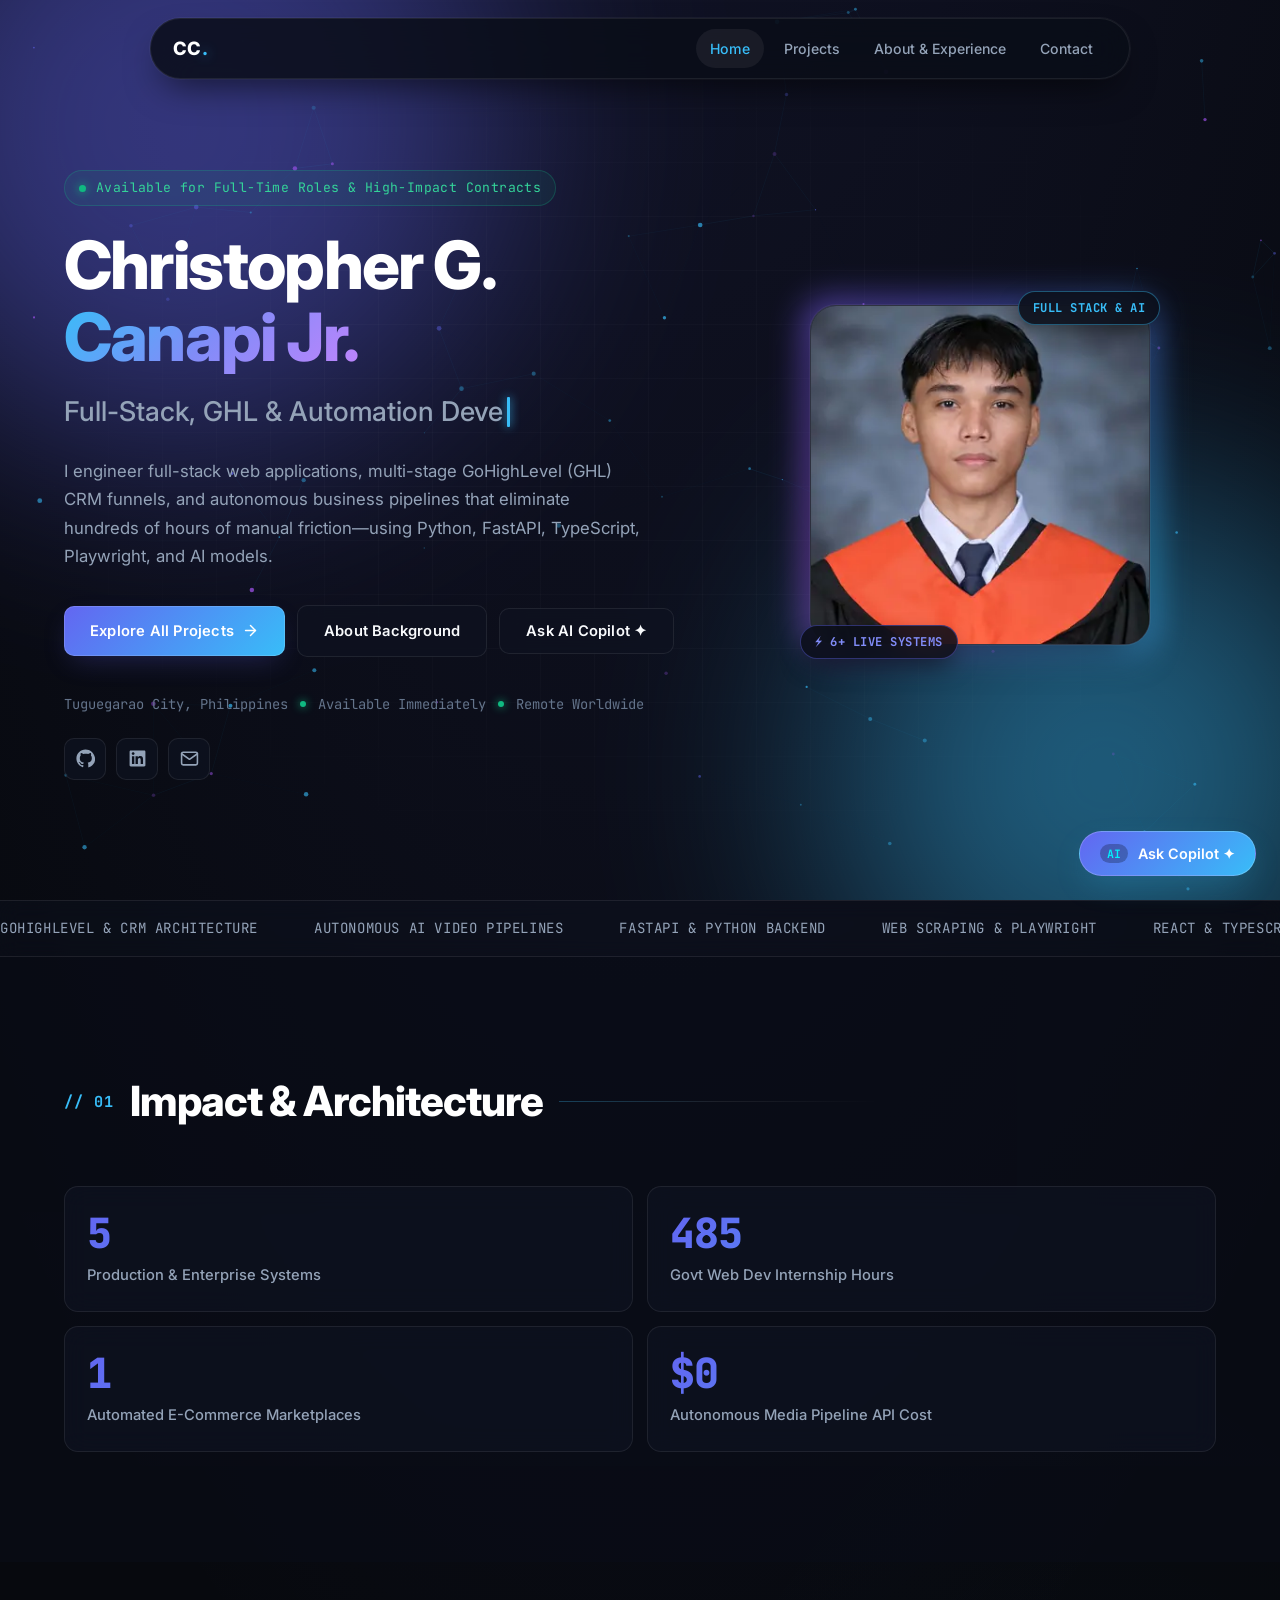
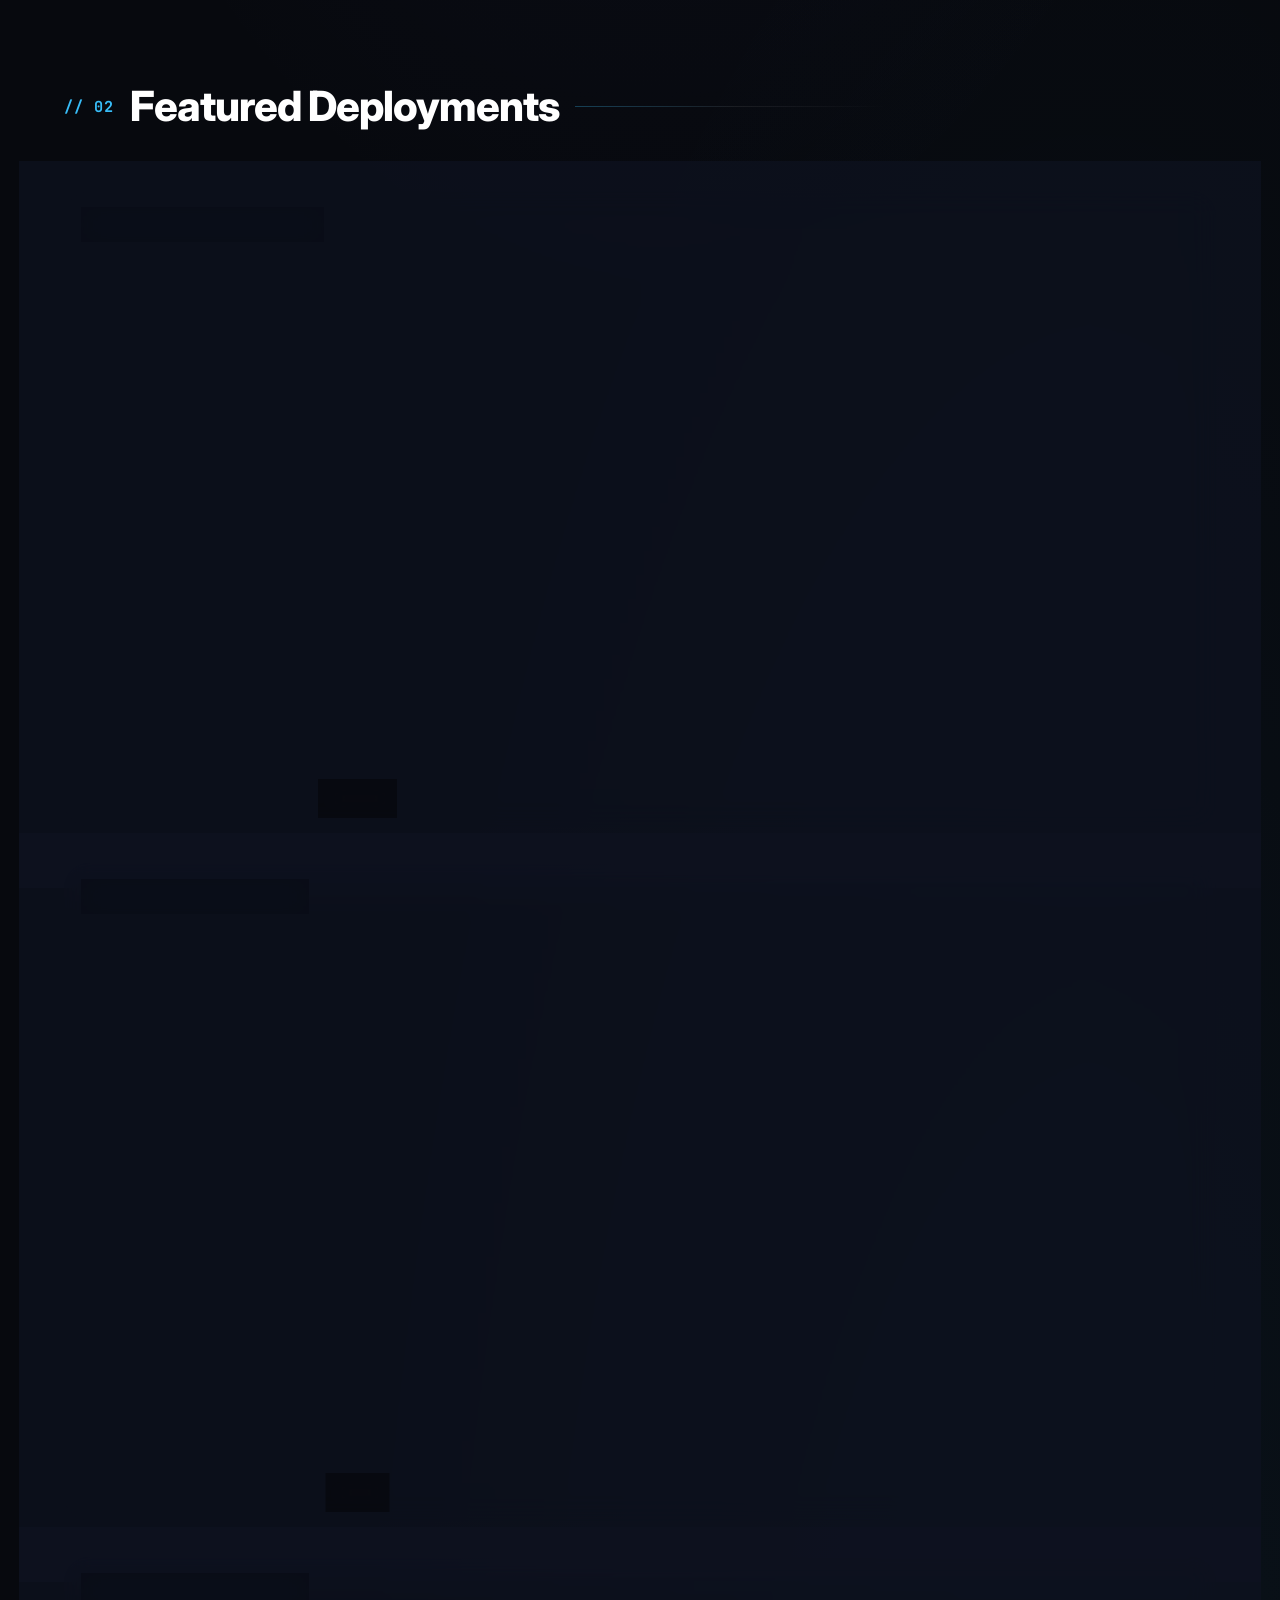
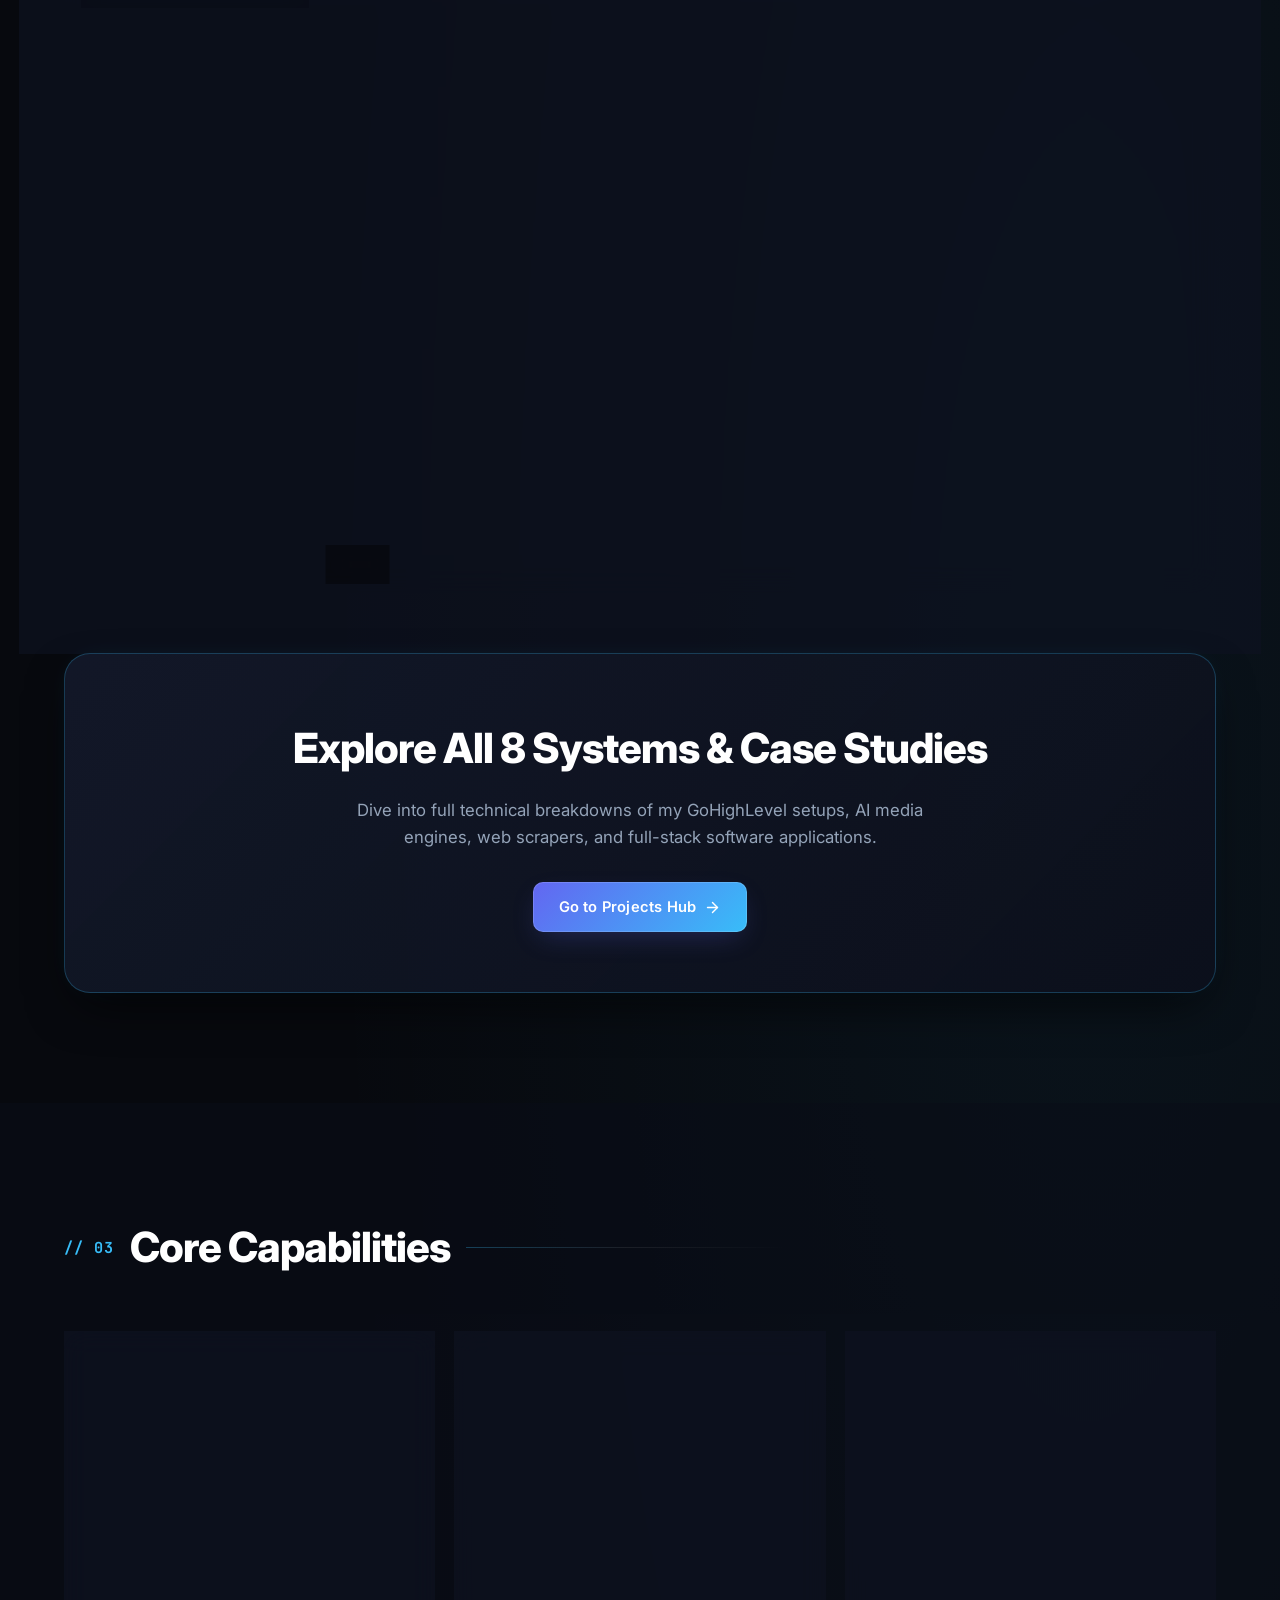
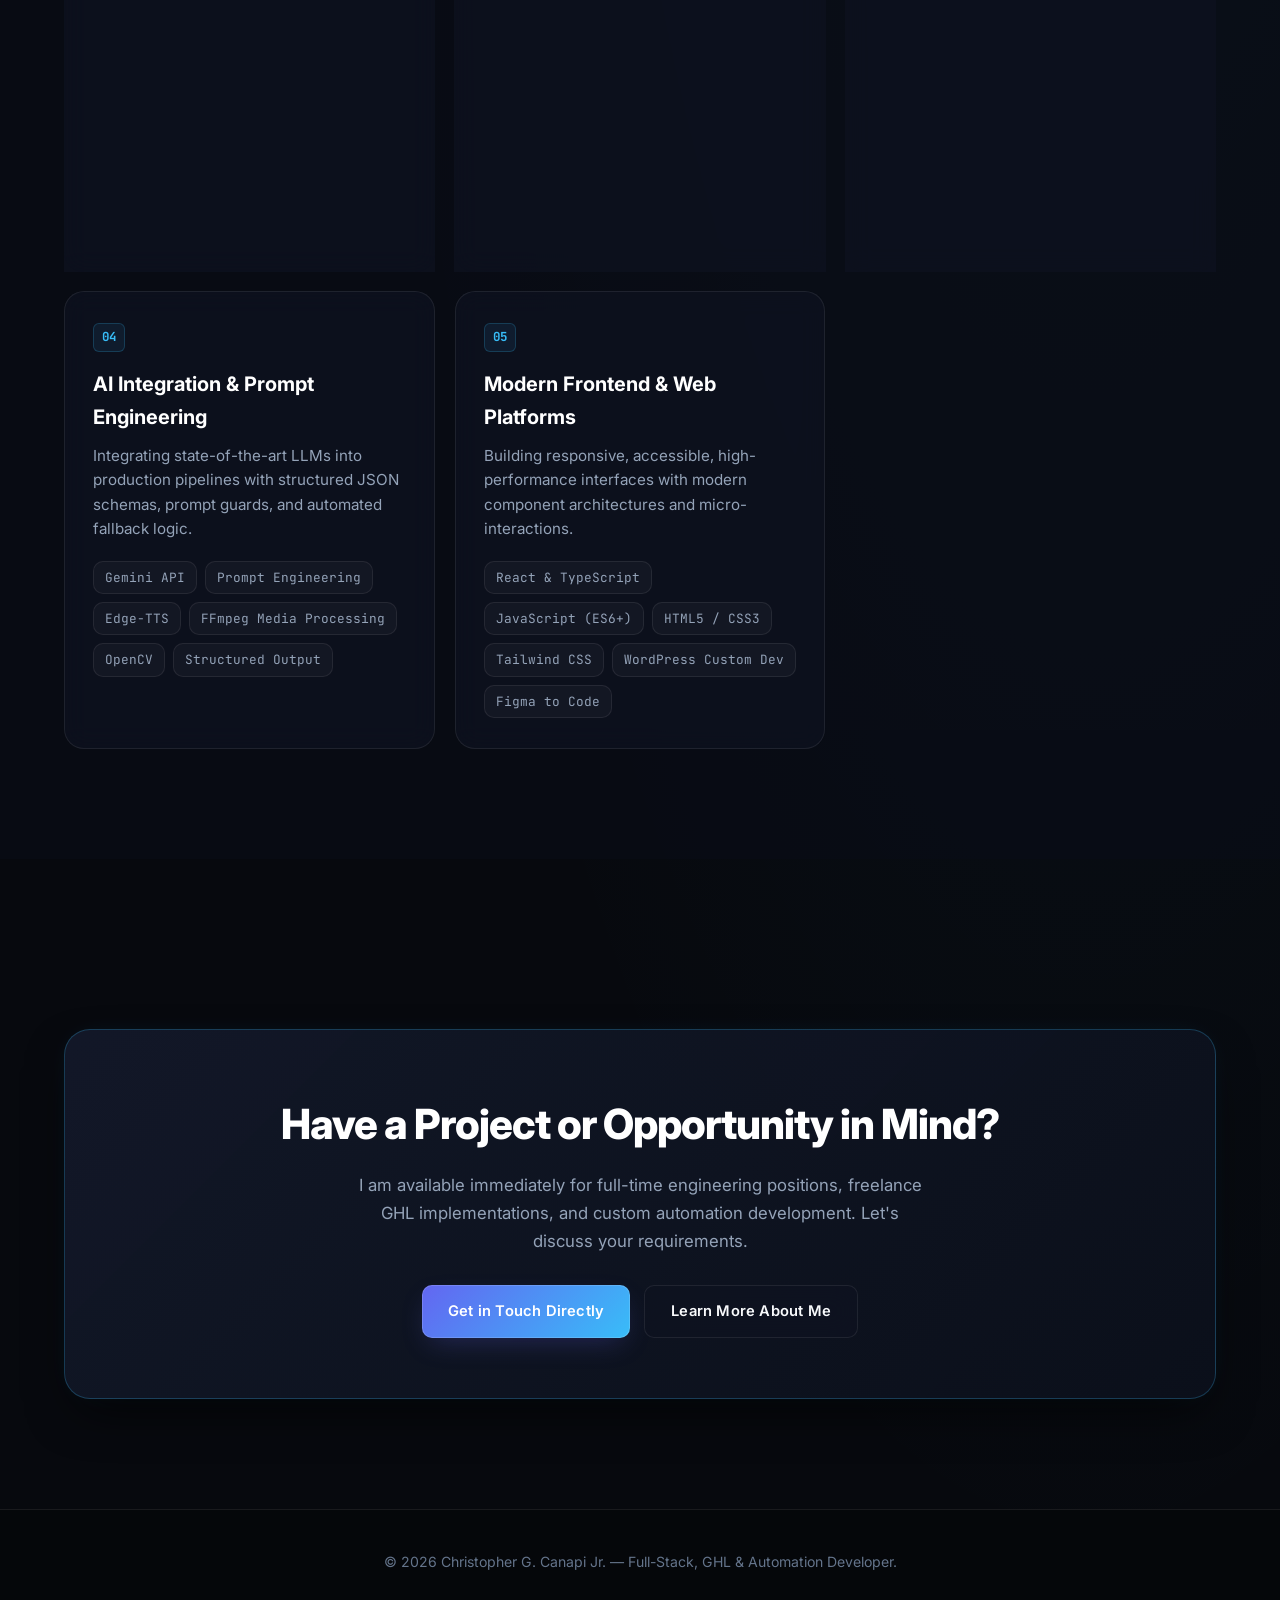
<file: index.html>
<!DOCTYPE html>
<html lang="en">
<head>
<meta charset="UTF-8">
<meta name="viewport" content="width=device-width, initial-scale=1.0">
<title>Christopher G. Canapi Jr. — Full-Stack, GHL &amp; Automation Developer</title>
<meta name="description" content="Portfolio of Christopher G. Canapi Jr. — Full-Stack Developer, GoHighLevel (GHL) Systems Architect, and Intelligent Business Automation Specialist based in the Philippines.">
<link rel="canonical" href="https://christophergcanapijr-png.github.io/portfolio/">
<meta property="og:title" content="Christopher G. Canapi Jr. — Full-Stack, GHL &amp; Automation Developer">
<meta property="og:description" content="High-impact web applications, GoHighLevel CRM funnels, and autonomous business tools built with Python, TypeScript, and FastAPI.">
<meta property="og:url" content="https://christophergcanapijr-png.github.io/portfolio/">
<meta property="og:type" content="website">
<link rel="preconnect" href="https://fonts.googleapis.com">
<link rel="preconnect" href="https://fonts.gstatic.com" crossorigin>
<link href="https://fonts.googleapis.com/css2?family=Inter:wght@400;500;600;700;800&family=JetBrains+Mono:wght@500;700&display=swap" rel="stylesheet">
<link rel="stylesheet" href="styles.css">
</head>
<body>

<a class="skip-link" href="#main-content">Skip to main content</a>
<div class="pointer-glow" aria-hidden="true"></div>

<!-- Top Floating Glass Navigation -->
<header class="nav" id="nav">
  <div class="nav__inner container">
    <a href="index.html" class="nav__logo">CC<span>.</span></a>
    <button class="nav__toggle" id="navToggle" aria-label="Toggle menu" aria-expanded="false">
      <span></span><span></span><span></span>
    </button>
    <nav class="nav__links" id="navLinks">
      <a href="index.html" class="active">Home</a>
      <a href="projects.html">Projects</a>
      <a href="about.html">About &amp; Experience</a>
      <a href="contact.html">Contact</a>
    </nav>
  </div>
</header>

<main id="main-content" tabindex="-1">

<!-- Hero Section -->
<section class="hero" id="hero">
  <div class="hero__bg" aria-hidden="true">
    <div class="blob blob--1"></div>
    <div class="blob blob--2"></div>
    <div class="grid"></div>
    <canvas id="particles" class="particles"></canvas>
  </div>
  <div class="container hero__inner">
    <div class="hero__text">
      <div class="hero__greeting reveal">
        <span></span> Available for Full-Time Roles &amp; High-Impact Contracts
      </div>
      <h1 class="hero__name reveal">Christopher G. <span class="accent">Canapi Jr.</span></h1>
      <h2 class="hero__title reveal">
        <span class="typed" id="typed" data-text="Full-Stack, GHL &amp; Automation Developer"></span><span class="caret" aria-hidden="true"></span>
      </h2>
      <p class="hero__intro reveal">
        I engineer full-stack web applications, multi-stage GoHighLevel (GHL) CRM funnels, and autonomous business pipelines that eliminate hundreds of hours of manual friction—using Python, FastAPI, TypeScript, Playwright, and AI models.
      </p>
      <div class="hero__cta reveal">
        <a href="projects.html" class="btn btn--primary">
          <span>Explore All Projects</span>
          <svg viewBox="0 0 24 24" fill="none" stroke="currentColor" stroke-width="2" stroke-linecap="round" stroke-linejoin="round" style="width: 17px; height: 17px;"><line x1="5" y1="12" x2="19" y2="12"></line><polyline points="12 5 19 12 12 19"></polyline></svg>
        </a>
        <a href="about.html" class="btn btn--ghost">About Background</a>
        <button type="button" class="btn btn--ghost" data-ai-toggle aria-expanded="false">Ask AI Copilot ✦</button>
      </div>
      <div class="hero__meta reveal">
        <span>Tuguegarao City, Philippines</span>
        <span class="dot"></span>
        <span>Available Immediately</span>
        <span class="dot"></span>
        <span>Remote Worldwide</span>
      </div>
      <div class="hero__socials reveal">
        <a href="https://github.com/christophergcanapijr-png" target="_blank" rel="noopener" class="social" aria-label="GitHub">
          <svg viewBox="0 0 24 24" fill="currentColor"><path d="M12 .5C5.6.5.5 5.6.5 12c0 5.1 3.3 9.4 7.9 10.9.6.1.8-.2.8-.6v-2c-3.2.7-3.9-1.4-3.9-1.4-.5-1.3-1.3-1.7-1.3-1.7-1.1-.7.1-.7.1-.7 1.2.1 1.8 1.2 1.8 1.2 1 1.8 2.7 1.3 3.4 1 .1-.8.4-1.3.8-1.6-2.6-.3-5.3-1.3-5.3-5.7 0-1.3.5-2.3 1.2-3.1-.1-.3-.5-1.5.1-3.1 0 0 1-.3 3.3 1.2 1-.3 2-.4 3-.4s2 .1 3 .4c2.3-1.5 3.3-1.2 3.3-1.2.7 1.6.2 2.8.1 3.1.8.8 1.2 1.9 1.2 3.1 0 4.4-2.7 5.4-5.3 5.7.4.4.8 1.1.8 2.2v3.3c0 .3.2.7.8.6 4.6-1.5 7.9-5.8 7.9-10.9C23.5 5.6 18.4.5 12 .5z"/></svg>
        </a>
        <a href="https://www.linkedin.com/in/christopher-canapi-jr-bb31ab415/" target="_blank" rel="noopener" class="social" aria-label="LinkedIn">
          <svg viewBox="0 0 24 24" fill="currentColor"><path d="M20.5 2h-17C2.7 2 2 2.7 2 3.5v17c0 .8.7 1.5 1.5 1.5h17c.8 0 1.5-.7 1.5-1.5v-17c0-.8-.7-1.5-1.5-1.5zM8 19H5V9h3v10zM6.5 7.5c-1 0-1.8-.8-1.8-1.8s.8-1.7 1.8-1.7 1.8.8 1.8 1.8-.8 1.7-1.8 1.7zM19 19h-3v-5c0-1.2 0-2.7-1.6-2.7s-1.9 1.3-1.9 2.6V19h-3V9h2.9v1.4h.1c.4-.8 1.4-1.6 2.9-1.6 3.1 0 3.6 2 3.6 4.7V19z"/></svg>
        </a>
        <a href="mailto:christophergcanapijr@gmail.com" class="social" aria-label="Email">
          <svg viewBox="0 0 24 24" fill="none" stroke="currentColor" stroke-width="2" stroke-linecap="round" stroke-linejoin="round"><path d="M4 4h16c1.1 0 2 .9 2 2v12c0 1.1-.9 2-2 2H4c-1.1 0-2-.9-2-2V6c0-1.1.9-2 2-2z"/><polyline points="22,6 12,13 2,6"/></svg>
        </a>
      </div>
    </div>
    <div class="hero__photo reveal" data-tilt data-tilt-strength="6">
      <div class="hero__photo-ring" aria-hidden="true"></div>
      <div class="hero__photo-inner">
        <img src="myface-360.webp" srcset="myface-360.webp 360w, myface-720.webp 720w" sizes="(max-width: 480px) 190px, (max-width: 880px) 230px, 340px" alt="Christopher G. Canapi Jr." width="720" height="900" loading="eager" decoding="async" fetchpriority="high">
      </div>
      <span class="hero__orbit hero__orbit--top" aria-hidden="true">FULL STACK &amp; AI</span>
      <span class="hero__orbit hero__orbit--bottom" aria-hidden="true">⚡ 6+ LIVE SYSTEMS</span>
    </div>
  </div>
</section>

<!-- Tech Ticker -->
<div class="motion-strip" aria-label="Portfolio specialties">
  <div class="motion-strip__track">
    <span>GoHighLevel &amp; CRM Architecture</span><i></i><span>Autonomous AI Video Pipelines</span><i></i><span>FastAPI &amp; Python Backend</span><i></i><span>Web Scraping &amp; Playwright</span><i></i><span>React &amp; TypeScript</span><i></i><span>Database Reactivation &amp; Review Gates</span><i></i>
    <span aria-hidden="true">GoHighLevel &amp; CRM Architecture</span><i aria-hidden="true"></i><span aria-hidden="true">Autonomous AI Video Pipelines</span><i aria-hidden="true"></i><span aria-hidden="true">FastAPI &amp; Python Backend</span><i aria-hidden="true"></i><span aria-hidden="true">Web Scraping &amp; Playwright</span><i aria-hidden="true"></i><span aria-hidden="true">React &amp; TypeScript</span><i aria-hidden="true"></i><span aria-hidden="true">Database Reactivation &amp; Review Gates</span><i aria-hidden="true"></i>
  </div>
</div>

<!-- Key Impact & Stats (Bento Grid) -->
<section class="section" id="impact">
  <div class="container">
    <div class="section__head reveal">
      <span class="section__num">// 01</span>
      <h2 class="section__title">Impact &amp; Architecture</h2>
      <div class="section__line"></div>
    </div>
    <div class="about__stats reveal">
      <div class="stat" data-tilt>
        <div class="stat__num" data-target="6" data-suffix="+">6+</div>
        <div class="stat__label">Production &amp; Enterprise Systems</div>
      </div>
      <div class="stat" data-tilt>
        <div class="stat__num" data-target="486">486</div>
        <div class="stat__label">Govt Web Dev Internship Hours</div>
      </div>
      <div class="stat" data-tilt>
        <div class="stat__num" data-target="2">2</div>
        <div class="stat__label">Automated E-Commerce Marketplaces</div>
      </div>
      <div class="stat" data-tilt>
        <div class="stat__num" data-target="0" data-suffix="$">$0</div>
        <div class="stat__label">Autonomous Media Pipeline API Cost</div>
      </div>
    </div>
  </div>
</section>

<!-- Featured Systems Showcase -->
<section class="section" id="featured-systems">
  <div class="container">
    <div class="section__head reveal">
      <span class="section__num">// 02</span>
      <h2 class="section__title">Featured Deployments</h2>
      <div class="section__line"></div>
    </div>

    <div class="projects-stack">

      <!-- 1. AuraGlow MedSpa -->
      <article class="project project--featured reveal" data-tilt>
        <div class="project__cover project__cover--gallery" data-gallery aria-label="AuraGlow MedSpa GoHighLevel AI screens">
          <img class="gallery__img is-active" src="assets/auraglow-1-home.png" alt="AuraGlow MedSpa — Luxury VIP Voucher Landing Page" loading="lazy" decoding="async">
          <img class="gallery__img" src="assets/auraglow-6-ai-chat.png" alt="AuraGlow MedSpa — Live Chat AI Concierge Chloe" loading="lazy" decoding="async">
          <img class="gallery__img" src="assets/auraglow-8-pipeline.png" alt="GoHighLevel CRM — 5-Stage Patient Pipeline" loading="lazy" decoding="async">
          <div class="gallery__dots" role="tablist">
            <button class="gallery__dot is-active" type="button" aria-label="Show Landing Page"></button>
            <button class="gallery__dot" type="button" aria-label="Show AI Concierge"></button>
            <button class="gallery__dot" type="button" aria-label="Show Pipeline"></button>
          </div>
          <span class="project__badge">GHL Enterprise · AI Concierge</span>
        </div>
        <div class="project__body">
          <p class="project__eyebrow">GoHighLevel Conversation AI, DBR &amp; Reputation Management</p>
          <h3>AuraGlow MedSpa — AI Appointment Setter &amp; Review Gate</h3>
          <p>
            Complete GoHighLevel AI &amp; automation system featuring a custom dark-and-gold 2-page funnel, a Live Chat Conversation AI concierge (Chloe) that qualifies leads and books appointments onto Google Calendar, automated missed-call text-back, and a conditional 1–5 star review gate protecting Google Review ratings.
          </p>
          <div class="project__proof">
            <div><strong>6</strong><span>Published Workflows</span></div>
            <div><strong>AI Bot</strong><span>Auto Calendar Booking</span></div>
            <div><strong>1–5★</strong><span>Smart Review Gate</span></div>
          </div>
          <ul class="project__tags">
            <li>GoHighLevel (GHL)</li><li>Conversation AI</li><li>Live Chat Widget</li><li>Database Reactivation</li><li>Review Gate</li><li>5-Stage Pipeline</li>
          </ul>
          <div class="project__actions">
            <a class="project__btn project__btn--primary" href="assets/ghl-auraglow-demo.mp4" target="_blank" rel="noopener">
              <svg viewBox="0 0 24 24" fill="none" stroke="currentColor" stroke-width="2" stroke-linecap="round" stroke-linejoin="round"><polygon points="5 3 19 12 5 21 5 3"/></svg>
              <span>Watch Video Demo</span>
            </a>
            <a class="project__btn project__btn--secondary" href="projects.html#ghl">View Full Details →</a>
          </div>
        </div>
      </article>

      <!-- 2. Faceless AI Video Pipeline -->
      <article class="project project--featured reveal" data-tilt>
        <div class="project__cover project__cover--gallery" data-gallery aria-label="Faceless AI Video Pipeline screens">
          <img class="gallery__img is-active" src="assets/faceless-video-1.png" alt="Faceless AI Video Pipeline — Studio UI, Voice Selector &amp; Progress Bar" loading="lazy" decoding="async">
          <img class="gallery__img" src="assets/faceless-video-2.png" alt="Faceless AI Video Pipeline — Rendered 720p/1080p Video Player" loading="lazy" decoding="async">
          <div class="gallery__dots" role="tablist">
            <button class="gallery__dot is-active" type="button" aria-label="Show Studio UI"></button>
            <button class="gallery__dot" type="button" aria-label="Show Video Player"></button>
          </div>
          <span class="project__badge">Autonomous Media · Edge-TTS</span>
        </div>
        <div class="project__body">
          <p class="project__eyebrow">Autonomous Video Production &middot; Neural TTS, Scene Retrieval &amp; FFmpeg</p>
          <h3>Faceless AI Video Pipeline</h3>
          <p>
            Autonomous end-to-end media engine converting a single topic or script into upload-ready 16:9 YouTube videos or 9:16 Shorts/Reels. Generates neural voiceover with word-level subtitles via Edge-TTS, matches scene-accurate archival visuals using Wikimedia Commons &amp; Openverse APIs, applies documentary color grading or cartoon cel-shading filters via OpenCV/Pillow, and burns subtitles in FFmpeg.
          </p>
          <div class="project__proof">
            <div><strong>30s</strong><span>Full Render Time</span></div>
            <div><strong>$0</strong><span>Zero API Cost</span></div>
            <div><strong>1080p</strong><span>Multi-Format Ready</span></div>
          </div>
          <ul class="project__tags">
            <li>Python</li><li>FastAPI</li><li>FFmpeg</li><li>Edge-TTS</li><li>OpenCV</li><li>Pillow</li><li>AsyncIO</li><li>Wikimedia Commons API</li>
          </ul>
          <div class="project__actions">
            <a class="project__btn project__btn--primary" href="assets/faceless-video-demo.mp4" target="_blank" rel="noopener">
              <svg viewBox="0 0 24 24" fill="none" stroke="currentColor" stroke-width="2" stroke-linecap="round" stroke-linejoin="round"><polygon points="5 3 19 12 5 21 5 3"/></svg>
              <span>Watch Video Demo</span>
            </a>
            <a class="project__btn project__btn--secondary" href="projects.html#ai">View Full Details →</a>
          </div>
        </div>
      </article>

      <!-- 3. SHEIN & Temu Automation -->
      <article class="project project--featured reveal" data-tilt>
        <div class="project__cover project__cover--gallery" data-gallery aria-label="SHEIN &amp; Temu Automation screens">
          <img class="gallery__img is-active" src="assets/automation-workspace.webp" alt="SHEIN &amp; Temu Automation — Batch Workspace Screen" loading="lazy" decoding="async">
          <img class="gallery__img" src="assets/automation-review.webp" alt="SHEIN &amp; Temu Automation — Extracted Measurements &amp; Pricing" loading="lazy" decoding="async">
          <div class="gallery__dots" role="tablist">
            <button class="gallery__dot is-active" type="button" aria-label="Show Workspace"></button>
            <button class="gallery__dot" type="button" aria-label="Show Extracted Measurements"></button>
          </div>
          <span class="project__badge">Production Work · Vinted.fr</span>
        </div>
        <div class="project__body">
          <p class="project__eyebrow">E-Commerce Automation &middot; Playwright, FastAPI &amp; Gemini API</p>
          <h3>SHEIN &amp; Temu Product Listing Automation (Vinted.fr)</h3>
          <p>
            An internal product-listing platform actively used by an e-commerce seller on Vinted.fr and Christopher. Scrapes product codes from SHEIN and Temu, extracts Size S measurements, enforces platform pricing rules, and generates bilingual English/French descriptions using Gemini API.
          </p>
          <div class="project__proof">
            <div><strong>85%</strong><span>Time Saved per Batch</span></div>
            <div><strong>2 Marketplaces</strong><span>SHEIN + Temu</span></div>
            <div><strong>EN/FR</strong><span>Bilingual Copy</span></div>
          </div>
          <ul class="project__tags">
            <li>Python</li><li>FastAPI</li><li>Playwright</li><li>Gemini API</li><li>SQLite</li><li>Chrome Extension</li>
          </ul>
          <div class="project__actions">
            <a class="project__btn project__btn--primary" href="assets/ai-automation-demo.mp4" target="_blank" rel="noopener">
              <svg viewBox="0 0 24 24" fill="none" stroke="currentColor" stroke-width="2" stroke-linecap="round" stroke-linejoin="round"><polygon points="5 3 19 12 5 21 5 3"/></svg>
              <span>Watch Video Demo</span>
            </a>
            <a class="project__btn project__btn--secondary" href="projects.html#work">View Full Details →</a>
          </div>
        </div>
      </article>

    </div>

    <!-- View All Projects CTA Banner -->
    <div class="cta-banner reveal">
      <h2>Explore All 8 Systems &amp; Case Studies</h2>
      <p>Dive into full technical breakdowns of my GoHighLevel setups, AI media engines, web scrapers, and full-stack software applications.</p>
      <a href="projects.html" class="btn btn--primary">
        <span>Go to Projects Hub</span>
        <svg viewBox="0 0 24 24" fill="none" stroke="currentColor" stroke-width="2" stroke-linecap="round" stroke-linejoin="round" style="width: 17px; height: 17px;"><line x1="5" y1="12" x2="19" y2="12"></line><polyline points="12 5 19 12 12 19"></polyline></svg>
      </a>
    </div>

  </div>
</section>

<!-- Core Architecture Bento Grid -->
<section class="section" id="capabilities">
  <div class="container">
    <div class="section__head reveal">
      <span class="section__num">// 03</span>
      <h2 class="section__title">Core Capabilities</h2>
      <div class="section__line"></div>
    </div>
    <div class="skills__grid">
      <article class="skill-group reveal" data-tilt>
        <span class="skill-group__num">01</span>
        <h3>GoHighLevel (GHL) Systems &amp; CRM</h3>
        <p>Architecting end-to-end GHL ecosystems: custom funnel styling, Conversation AI appointment setters, multi-stage sales pipelines, and review gating.</p>
        <ul><li>GoHighLevel</li><li>Funnels &amp; Landing Pages</li><li>Conversation AI</li><li>Database Reactivation (DBR)</li><li>Review Gate</li><li>Calendar Booking</li><li>Email &amp; SMS Automation</li></ul>
      </article>

      <article class="skill-group reveal" data-tilt>
        <span class="skill-group__num">02</span>
        <h3>Intelligent Automation &amp; Scraping</h3>
        <p>Designing robust automation scripts that handle browser sessions, solve data extraction challenges, and automate multi-step business operations.</p>
        <ul><li>Playwright</li><li>Selenium</li><li>Batch Processing</li><li>Browser Extensions</li><li>Data Normalization</li><li>CRM Integrations</li></ul>
      </article>

      <article class="skill-group reveal" data-tilt>
        <span class="skill-group__num">03</span>
        <h3>Backend Engineering &amp; Robust APIs</h3>
        <p>Developing high-throughput async endpoints, secure role-based authentication, and structured database models.</p>
        <ul><li>Python (FastAPI)</li><li>SQLAlchemy</li><li>PostgreSQL</li><li>SQLite</li><li>PHP</li><li>MySQL</li><li>RESTful APIs</li></ul>
      </article>

      <article class="skill-group reveal" data-tilt>
        <span class="skill-group__num">04</span>
        <h3>AI Integration &amp; Prompt Engineering</h3>
        <p>Integrating state-of-the-art LLMs into production pipelines with structured JSON schemas, prompt guards, and automated fallback logic.</p>
        <ul><li>Gemini API</li><li>Prompt Engineering</li><li>Edge-TTS</li><li>FFmpeg Media Processing</li><li>OpenCV</li><li>Structured Output</li></ul>
      </article>

      <article class="skill-group reveal" data-tilt>
        <span class="skill-group__num">05</span>
        <h3>Modern Frontend &amp; Web Platforms</h3>
        <p>Building responsive, accessible, high-performance interfaces with modern component architectures and micro-interactions.</p>
        <ul><li>React &amp; TypeScript</li><li>JavaScript (ES6+)</li><li>HTML5 / CSS3</li><li>Tailwind CSS</li><li>WordPress Custom Dev</li><li>Figma to Code</li></ul>
      </article>
    </div>
  </div>
</section>

<!-- Final Contact Callout -->
<section class="section" id="contact-callout">
  <div class="container">
    <div class="cta-banner reveal">
      <h2>Have a Project or Opportunity in Mind?</h2>
      <p>I am available immediately for full-time engineering positions, freelance GHL implementations, and custom automation development. Let's discuss your requirements.</p>
      <div style="display: flex; gap: 14px; justify-content: center; flex-wrap: wrap;">
        <a href="contact.html" class="btn btn--primary">Get in Touch Directly</a>
        <a href="about.html" class="btn btn--ghost">Learn More About Me</a>
      </div>
    </div>
  </div>
</section>

</main>

<!-- Footer -->
<footer class="footer">
  <div class="container footer__inner">
    <p>&copy; <span id="year"></span> Christopher G. Canapi Jr. — Full-Stack, GHL &amp; Automation Developer.</p>
  </div>
</footer>

<!-- Floating AI Copilot Widget -->
<div class="assistant-widget" data-ai-widget>
  <div class="assistant-chat" id="assistantChat" data-ai-chat role="dialog" aria-label="Ask me about my work" hidden>
    <div class="assistant-chat__head">
      <div>
        <span class="assistant-chat__avatar">AI</span>
        <div><strong>Ask me about my work</strong><small>Answers in Christopher's voice</small></div>
      </div>
      <div class="assistant-chat__actions">
        <span class="assistant-chat__online">Online</span>
        <button class="assistant-chat__close" type="button" data-ai-close aria-label="Close AI chat">&times;</button>
      </div>
    </div>
    <div class="assistant-chat__suggestions" aria-label="Suggested questions">
      <button type="button" data-ai-question="Tell me about yourself">About Christopher</button>
      <button type="button" data-ai-question="What GoHighLevel builds have you completed?">GHL builds</button>
      <button type="button" data-ai-question="How does your AI Video Pipeline work?">Video Pipeline</button>
      <button type="button" data-ai-question="Why should someone hire you?">Why hire me?</button>
    </div>
    <div class="assistant-chat__messages" data-ai-messages aria-live="polite" aria-label="Conversation">
      <div class="assistant-message assistant-message--bot">
        Hi! I'm Christopher's AI copilot. Ask me anything about his GoHighLevel systems, AI video pipeline, automation tools, or availability!
      </div>
    </div>
    <form class="assistant-chat__form" data-ai-form>
      <label class="sr-only" for="assistantQuestion">Ask me a question about my work</label>
      <input id="assistantQuestion" data-ai-input type="text" maxlength="400" autocomplete="off" placeholder="Ask about GHL, pipelines, or skills..." required>
      <button type="submit" aria-label="Send question">Send</button>
    </form>
    <p class="assistant-chat__note" data-ai-note>This AI uses Christopher's approved portfolio facts.</p>
  </div>
  <button class="assistant-launcher" type="button" data-ai-toggle aria-controls="assistantChat" aria-expanded="false" aria-label="Open AI chat">
    <span class="assistant-launcher__badge">AI</span>
    <span>Ask Copilot ✦</span>
  </button>
</div>

<button class="to-top" id="toTop" aria-label="Scroll to top" type="button">
  <svg viewBox="0 0 24 24" fill="none" stroke="currentColor" stroke-width="2.4" stroke-linecap="round" stroke-linejoin="round"><polyline points="18 15 12 9 6 15"/></svg>
</button>

<!-- Lightbox Modal -->
<div class="lightbox" id="lightbox" role="dialog" aria-modal="true" aria-label="Project screenshot" hidden>
  <button class="lightbox__close" id="lightboxClose" aria-label="Close preview">
    <svg viewBox="0 0 24 24" fill="none" stroke="currentColor" stroke-width="2" stroke-linecap="round" stroke-linejoin="round"><path d="M18 6L6 18"/><path d="M6 6l12 12"/></svg>
  </button>
  <button class="lightbox__nav lightbox__nav--prev" id="lightboxPrev" aria-label="Previous image">
    <svg viewBox="0 0 24 24" fill="none" stroke="currentColor" stroke-width="2" stroke-linecap="round" stroke-linejoin="round"><polyline points="15 18 9 12 15 6"/></svg>
  </button>
  <button class="lightbox__nav lightbox__nav--next" id="lightboxNext" aria-label="Next image">
    <svg viewBox="0 0 24 24" fill="none" stroke="currentColor" stroke-width="2" stroke-linecap="round" stroke-linejoin="round"><polyline points="9 18 15 12 9 6"/></svg>
  </button>
  <img class="lightbox__img" id="lightboxImg" alt="">
  <div class="lightbox__caption" id="lightboxCaption"></div>
</div>

<script src="script.js"></script>
</body>
</html>
</file>
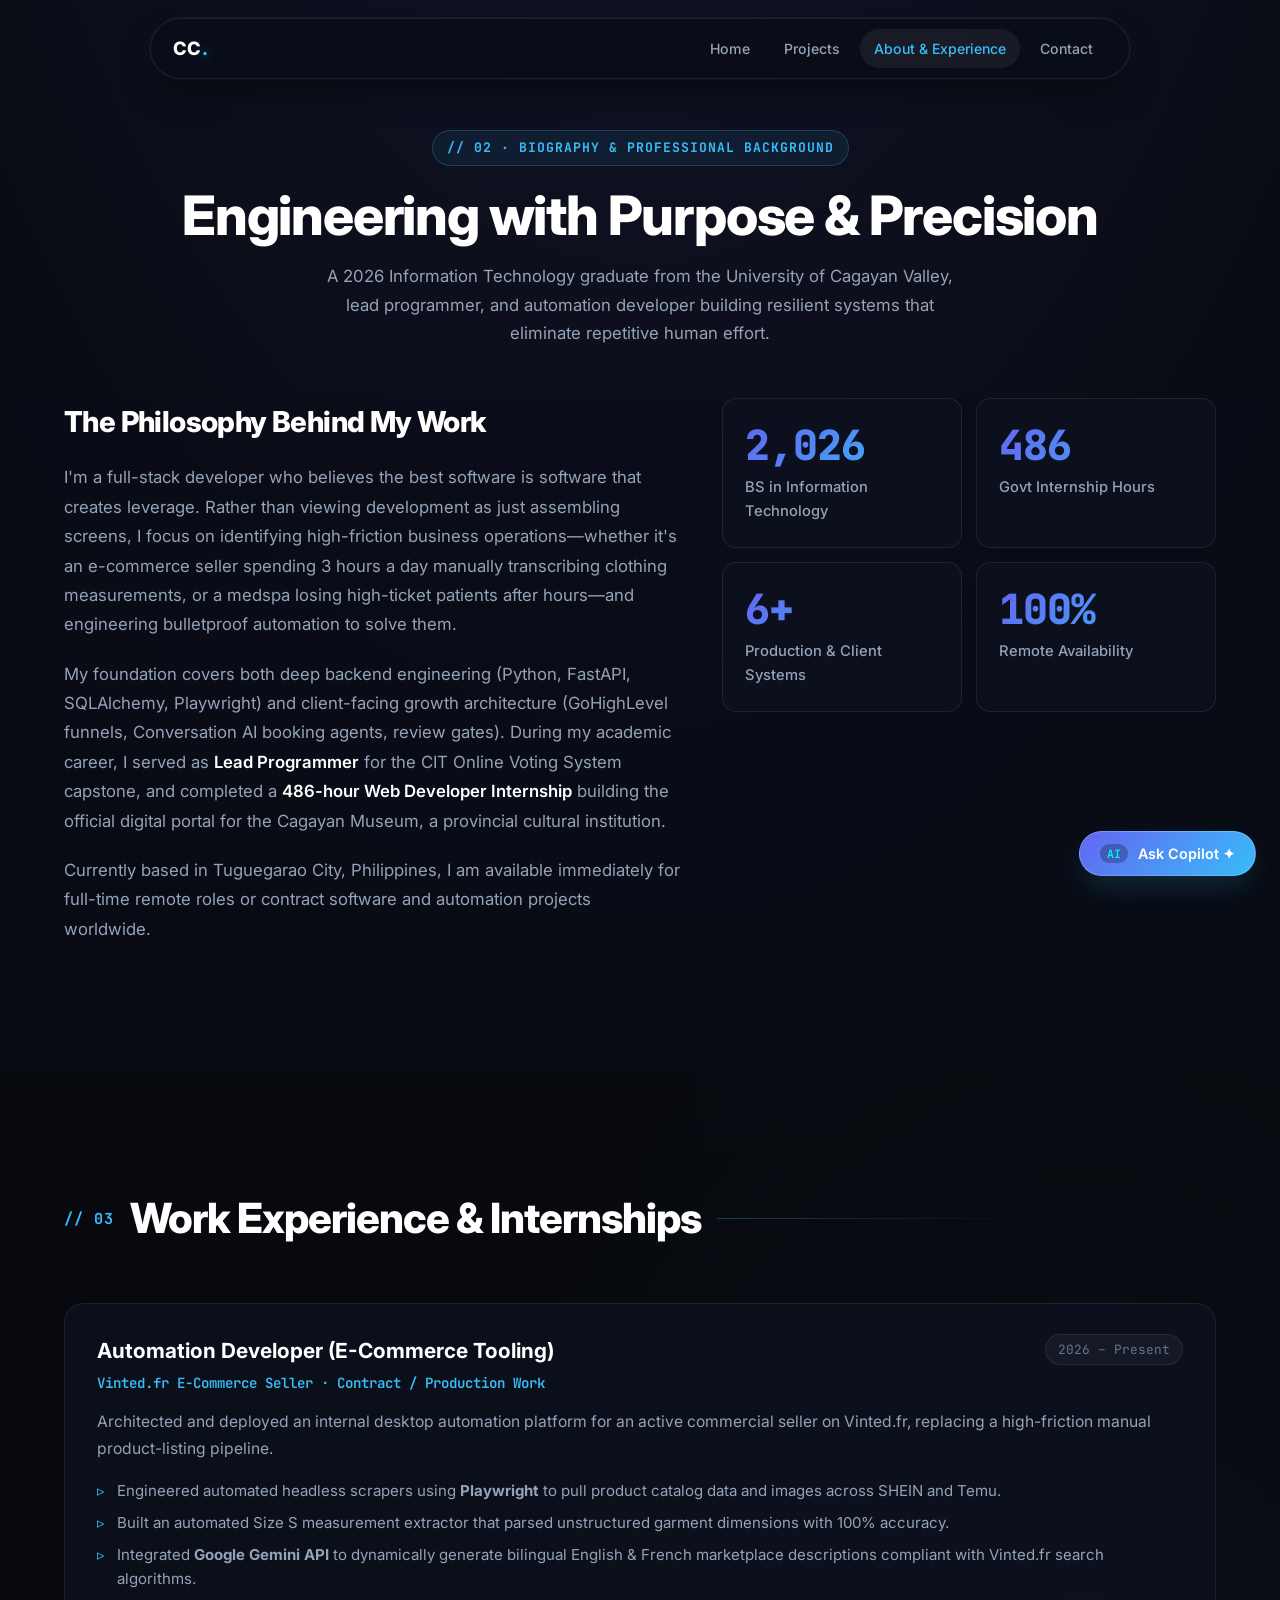
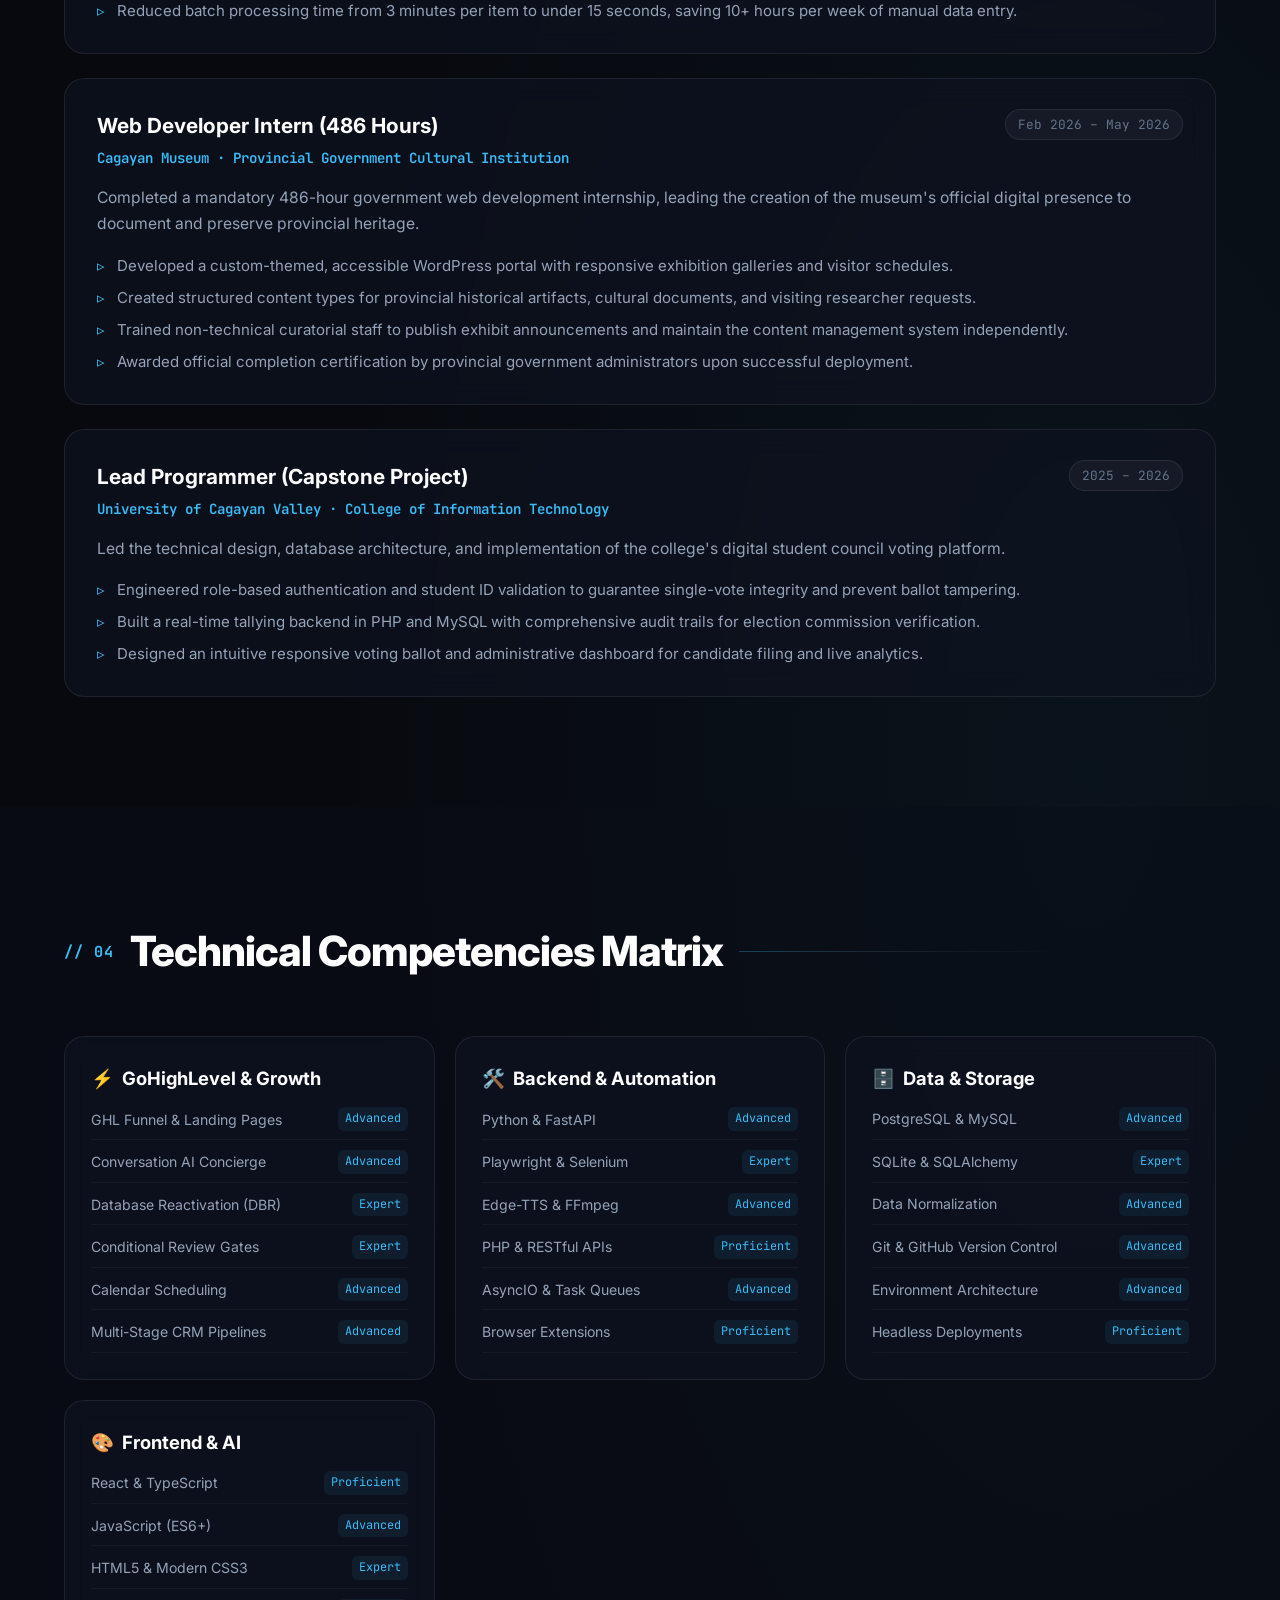
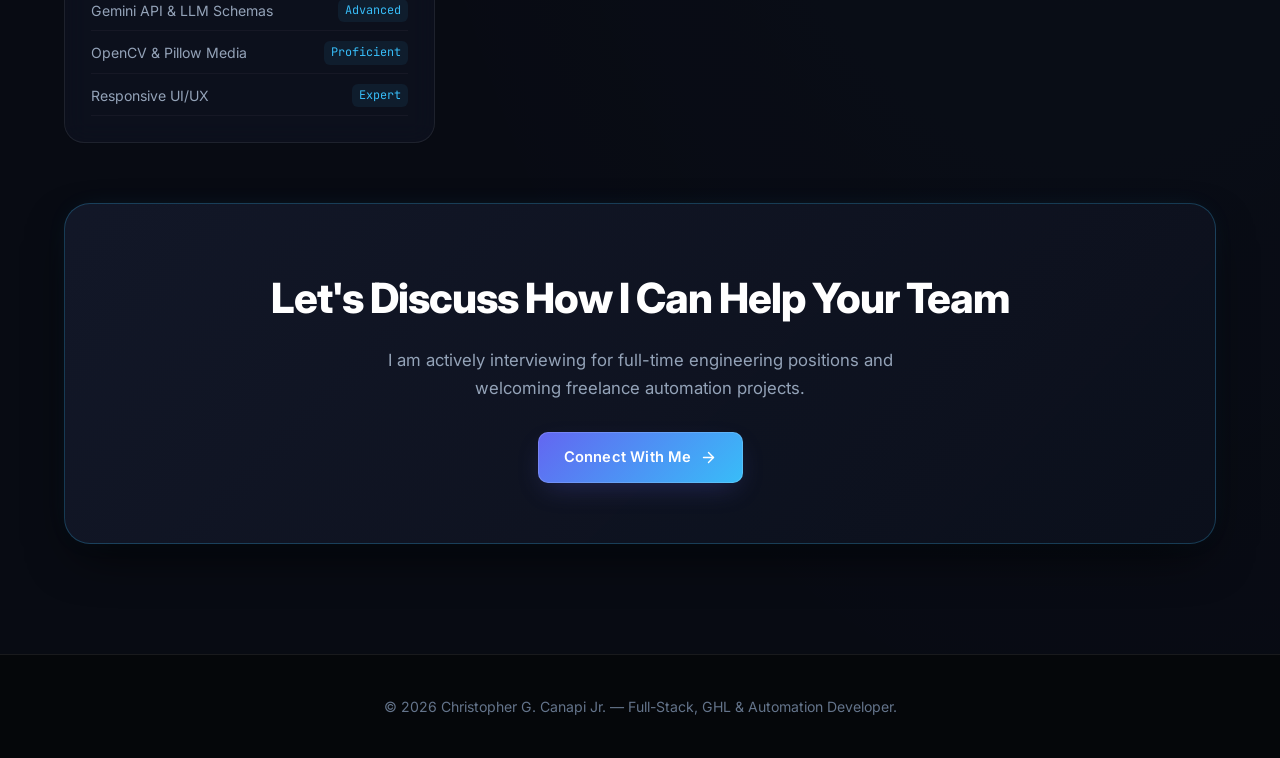
<file: about.html>
<!DOCTYPE html>
<html lang="en">
<head>
<meta charset="UTF-8">
<meta name="viewport" content="width=device-width, initial-scale=1.0">
<title>About &amp; Experience — Christopher G. Canapi Jr.</title>
<meta name="description" content="Learn about Christopher G. Canapi Jr. — IT Graduate from University of Cagayan Valley, 486-hour government web developer intern, and full-stack automation specialist.">
<link rel="canonical" href="https://christophergcanapijr-png.github.io/portfolio/about.html">
<link rel="preconnect" href="https://fonts.googleapis.com">
<link rel="preconnect" href="https://fonts.gstatic.com" crossorigin>
<link href="https://fonts.googleapis.com/css2?family=Inter:wght@400;500;600;700;800&family=JetBrains+Mono:wght@500;700&display=swap" rel="stylesheet">
<link rel="stylesheet" href="styles.css">
</head>
<body>

<a class="skip-link" href="#main-content">Skip to main content</a>
<div class="pointer-glow" aria-hidden="true"></div>

<!-- Top Floating Glass Navigation -->
<header class="nav" id="nav">
  <div class="nav__inner container">
    <a href="index.html" class="nav__logo">CC<span>.</span></a>
    <button class="nav__toggle" id="navToggle" aria-label="Toggle menu" aria-expanded="false">
      <span></span><span></span><span></span>
    </button>
    <nav class="nav__links" id="navLinks">
      <a href="index.html">Home</a>
      <a href="projects.html">Projects</a>
      <a href="about.html" class="active">About &amp; Experience</a>
      <a href="contact.html">Contact</a>
    </nav>
  </div>
</header>

<main id="main-content" tabindex="-1">

<!-- Page Header -->
<section class="page-header">
  <div class="container">
    <div class="page-header__eyebrow">// 02 · BIOGRAPHY &amp; PROFESSIONAL BACKGROUND</div>
    <h1 class="page-header__title">Engineering with Purpose &amp; Precision</h1>
    <p class="page-header__desc">
      A 2026 Information Technology graduate from the University of Cagayan Valley, lead programmer, and automation developer building resilient systems that eliminate repetitive human effort.
    </p>
  </div>
</section>

<!-- About & Bio Section -->
<section class="section" style="padding-top: 0;">
  <div class="container">
    <div class="about__grid">
      <div class="about__text reveal">
        <h2 style="font-size: 1.8rem; font-weight: 800; color: #fff; margin-bottom: 18px; letter-spacing: -0.6px;">
          The Philosophy Behind My Work
        </h2>
        <p>
          I'm a full-stack developer who believes the best software is software that creates leverage. Rather than viewing development as just assembling screens, I focus on identifying high-friction business operations—whether it's an e-commerce seller spending 3 hours a day manually transcribing clothing measurements, or a medspa losing high-ticket patients after hours—and engineering bulletproof automation to solve them.
        </p>
        <p>
          My foundation covers both deep backend engineering (Python, FastAPI, SQLAlchemy, Playwright) and client-facing growth architecture (GoHighLevel funnels, Conversation AI booking agents, review gates). During my academic career, I served as <strong>Lead Programmer</strong> for the CIT Online Voting System capstone, and completed a <strong>486-hour Web Developer Internship</strong> building the official digital portal for the Cagayan Museum, a provincial cultural institution.
        </p>
        <p>
          Currently based in Tuguegarao City, Philippines, I am available immediately for full-time remote roles or contract software and automation projects worldwide.
        </p>
      </div>

      <!-- Quick Facts Bento -->
      <div class="about__stats reveal">
        <div class="stat" data-tilt>
          <div class="stat__num" data-target="2026">2026</div>
          <div class="stat__label">BS in Information Technology</div>
        </div>
        <div class="stat" data-tilt>
          <div class="stat__num" data-target="486">486</div>
          <div class="stat__label">Govt Internship Hours</div>
        </div>
        <div class="stat" data-tilt>
          <div class="stat__num" data-target="6" data-suffix="+">6+</div>
          <div class="stat__label">Production &amp; Client Systems</div>
        </div>
        <div class="stat" data-tilt>
          <div class="stat__num" data-target="100" data-suffix="%">100%</div>
          <div class="stat__label">Remote Availability</div>
        </div>
      </div>
    </div>
  </div>
</section>

<!-- Work Experience & Timeline -->
<section class="section" id="timeline">
  <div class="container">
    <div class="section__head reveal">
      <span class="section__num">// 03</span>
      <h2 class="section__title">Work Experience &amp; Internships</h2>
      <div class="section__line"></div>
    </div>

    <div class="timeline reveal">

      <!-- 1. Vinted.fr E-Commerce Automation -->
      <div class="timeline__item" data-tilt>
        <div class="timeline__header">
          <div>
            <div class="timeline__title">Automation Developer (E-Commerce Tooling)</div>
            <div class="timeline__company">Vinted.fr E-Commerce Seller &middot; Contract / Production Work</div>
          </div>
          <div class="timeline__date">2026 – Present</div>
        </div>
        <div class="timeline__body">
          <p>
            Architected and deployed an internal desktop automation platform for an active commercial seller on Vinted.fr, replacing a high-friction manual product-listing pipeline.
          </p>
          <ul>
            <li>Engineered automated headless scrapers using <strong>Playwright</strong> to pull product catalog data and images across SHEIN and Temu.</li>
            <li>Built an automated Size S measurement extractor that parsed unstructured garment dimensions with 100% accuracy.</li>
            <li>Integrated <strong>Google Gemini API</strong> to dynamically generate bilingual English &amp; French marketplace descriptions compliant with Vinted.fr search algorithms.</li>
            <li>Reduced batch processing time from 3 minutes per item to under 15 seconds, saving 10+ hours per week of manual data entry.</li>
          </ul>
        </div>
      </div>

      <!-- 2. Cagayan Museum Internship -->
      <div class="timeline__item" data-tilt>
        <div class="timeline__header">
          <div>
            <div class="timeline__title">Web Developer Intern (486 Hours)</div>
            <div class="timeline__company">Cagayan Museum &middot; Provincial Government Cultural Institution</div>
          </div>
          <div class="timeline__date">Feb 2026 – May 2026</div>
        </div>
        <div class="timeline__body">
          <p>
            Completed a mandatory 486-hour government web development internship, leading the creation of the museum's official digital presence to document and preserve provincial heritage.
          </p>
          <ul>
            <li>Developed a custom-themed, accessible WordPress portal with responsive exhibition galleries and visitor schedules.</li>
            <li>Created structured content types for provincial historical artifacts, cultural documents, and visiting researcher requests.</li>
            <li>Trained non-technical curatorial staff to publish exhibit announcements and maintain the content management system independently.</li>
            <li>Awarded official completion certification by provincial government administrators upon successful deployment.</li>
          </ul>
        </div>
      </div>

      <!-- 3. CIT Online Voting System -->
      <div class="timeline__item" data-tilt>
        <div class="timeline__header">
          <div>
            <div class="timeline__title">Lead Programmer (Capstone Project)</div>
            <div class="timeline__company">University of Cagayan Valley &middot; College of Information Technology</div>
          </div>
          <div class="timeline__date">2025 – 2026</div>
        </div>
        <div class="timeline__body">
          <p>
            Led the technical design, database architecture, and implementation of the college's digital student council voting platform.
          </p>
          <ul>
            <li>Engineered role-based authentication and student ID validation to guarantee single-vote integrity and prevent ballot tampering.</li>
            <li>Built a real-time tallying backend in PHP and MySQL with comprehensive audit trails for election commission verification.</li>
            <li>Designed an intuitive responsive voting ballot and administrative dashboard for candidate filing and live analytics.</li>
          </ul>
        </div>
      </div>

    </div>
  </div>
</section>

<!-- Comprehensive Technical Skills Matrix -->
<section class="section" id="skills-matrix">
  <div class="container">
    <div class="section__head reveal">
      <span class="section__num">// 04</span>
      <h2 class="section__title">Technical Competencies Matrix</h2>
      <div class="section__line"></div>
    </div>

    <div class="skills-matrix reveal">

      <!-- Column 1: GHL & CRM -->
      <div class="matrix-card" data-tilt>
        <h3><span>⚡</span> GoHighLevel &amp; Growth</h3>
        <ul>
          <li><span>GHL Funnel &amp; Landing Pages</span><span>Advanced</span></li>
          <li><span>Conversation AI Concierge</span><span>Advanced</span></li>
          <li><span>Database Reactivation (DBR)</span><span>Expert</span></li>
          <li><span>Conditional Review Gates</span><span>Expert</span></li>
          <li><span>Calendar Scheduling</span><span>Advanced</span></li>
          <li><span>Multi-Stage CRM Pipelines</span><span>Advanced</span></li>
        </ul>
      </div>

      <!-- Column 2: Backend & Automation -->
      <div class="matrix-card" data-tilt>
        <h3><span>🛠️</span> Backend &amp; Automation</h3>
        <ul>
          <li><span>Python &amp; FastAPI</span><span>Advanced</span></li>
          <li><span>Playwright &amp; Selenium</span><span>Expert</span></li>
          <li><span>Edge-TTS &amp; FFmpeg</span><span>Advanced</span></li>
          <li><span>PHP &amp; RESTful APIs</span><span>Proficient</span></li>
          <li><span>AsyncIO &amp; Task Queues</span><span>Advanced</span></li>
          <li><span>Browser Extensions</span><span>Proficient</span></li>
        </ul>
      </div>

      <!-- Column 3: Databases & Cloud -->
      <div class="matrix-card" data-tilt>
        <h3><span>🗄️</span> Data &amp; Storage</h3>
        <ul>
          <li><span>PostgreSQL &amp; MySQL</span><span>Advanced</span></li>
          <li><span>SQLite &amp; SQLAlchemy</span><span>Expert</span></li>
          <li><span>Data Normalization</span><span>Advanced</span></li>
          <li><span>Git &amp; GitHub Version Control</span><span>Advanced</span></li>
          <li><span>Environment Architecture</span><span>Advanced</span></li>
          <li><span>Headless Deployments</span><span>Proficient</span></li>
        </ul>
      </div>

      <!-- Column 4: Frontend & AI -->
      <div class="matrix-card" data-tilt>
        <h3><span>🎨</span> Frontend &amp; AI</h3>
        <ul>
          <li><span>React &amp; TypeScript</span><span>Proficient</span></li>
          <li><span>JavaScript (ES6+)</span><span>Advanced</span></li>
          <li><span>HTML5 &amp; Modern CSS3</span><span>Expert</span></li>
          <li><span>Gemini API &amp; LLM Schemas</span><span>Advanced</span></li>
          <li><span>OpenCV &amp; Pillow Media</span><span>Proficient</span></li>
          <li><span>Responsive UI/UX</span><span>Expert</span></li>
        </ul>
      </div>

    </div>

    <!-- Contact CTA Banner -->
    <div class="cta-banner reveal">
      <h2>Let's Discuss How I Can Help Your Team</h2>
      <p>I am actively interviewing for full-time engineering positions and welcoming freelance automation projects.</p>
      <a href="contact.html" class="btn btn--primary">
        <span>Connect With Me</span>
        <svg viewBox="0 0 24 24" fill="none" stroke="currentColor" stroke-width="2" stroke-linecap="round" stroke-linejoin="round" style="width: 17px; height: 17px;"><line x1="5" y1="12" x2="19" y2="12"></line><polyline points="12 5 19 12 12 19"></polyline></svg>
      </a>
    </div>

  </div>
</section>

</main>

<!-- Footer -->
<footer class="footer">
  <div class="container footer__inner">
    <p>&copy; <span id="year"></span> Christopher G. Canapi Jr. — Full-Stack, GHL &amp; Automation Developer.</p>
  </div>
</footer>

<!-- Floating AI Copilot Widget -->
<div class="assistant-widget" data-ai-widget>
  <div class="assistant-chat" id="assistantChat" data-ai-chat role="dialog" aria-label="Ask me about my work" hidden>
    <div class="assistant-chat__head">
      <div>
        <span class="assistant-chat__avatar">AI</span>
        <div><strong>Ask me about my work</strong><small>Answers in Christopher's voice</small></div>
      </div>
      <div class="assistant-chat__actions">
        <span class="assistant-chat__online">Online</span>
        <button class="assistant-chat__close" type="button" data-ai-close aria-label="Close AI chat">&times;</button>
      </div>
    </div>
    <div class="assistant-chat__suggestions" aria-label="Suggested questions">
      <button type="button" data-ai-question="Tell me about yourself">About Christopher</button>
      <button type="button" data-ai-question="What GoHighLevel builds have you completed?">GHL builds</button>
      <button type="button" data-ai-question="How does your AI Video Pipeline work?">Video Pipeline</button>
      <button type="button" data-ai-question="Why should someone hire you?">Why hire me?</button>
    </div>
    <div class="assistant-chat__messages" data-ai-messages aria-live="polite" aria-label="Conversation">
      <div class="assistant-message assistant-message--bot">
        Hi! I'm Christopher's AI copilot. Ask me anything about his background, GoHighLevel systems, AI video pipeline, automation tools, or availability!
      </div>
    </div>
    <form class="assistant-chat__form" data-ai-form>
      <label class="sr-only" for="assistantQuestion">Ask me a question about my work</label>
      <input id="assistantQuestion" data-ai-input type="text" maxlength="400" autocomplete="off" placeholder="Ask about GHL, pipelines, or skills..." required>
      <button type="submit" aria-label="Send question">Send</button>
    </form>
    <p class="assistant-chat__note" data-ai-note>This AI uses Christopher's approved portfolio facts.</p>
  </div>
  <button class="assistant-launcher" type="button" data-ai-toggle aria-controls="assistantChat" aria-expanded="false" aria-label="Open AI chat">
    <span class="assistant-launcher__badge">AI</span>
    <span>Ask Copilot ✦</span>
  </button>
</div>

<button class="to-top" id="toTop" aria-label="Scroll to top" type="button">
  <svg viewBox="0 0 24 24" fill="none" stroke="currentColor" stroke-width="2.4" stroke-linecap="round" stroke-linejoin="round"><polyline points="18 15 12 9 6 15"/></svg>
</button>

<script src="script.js"></script>
</body>
</html>
</file>
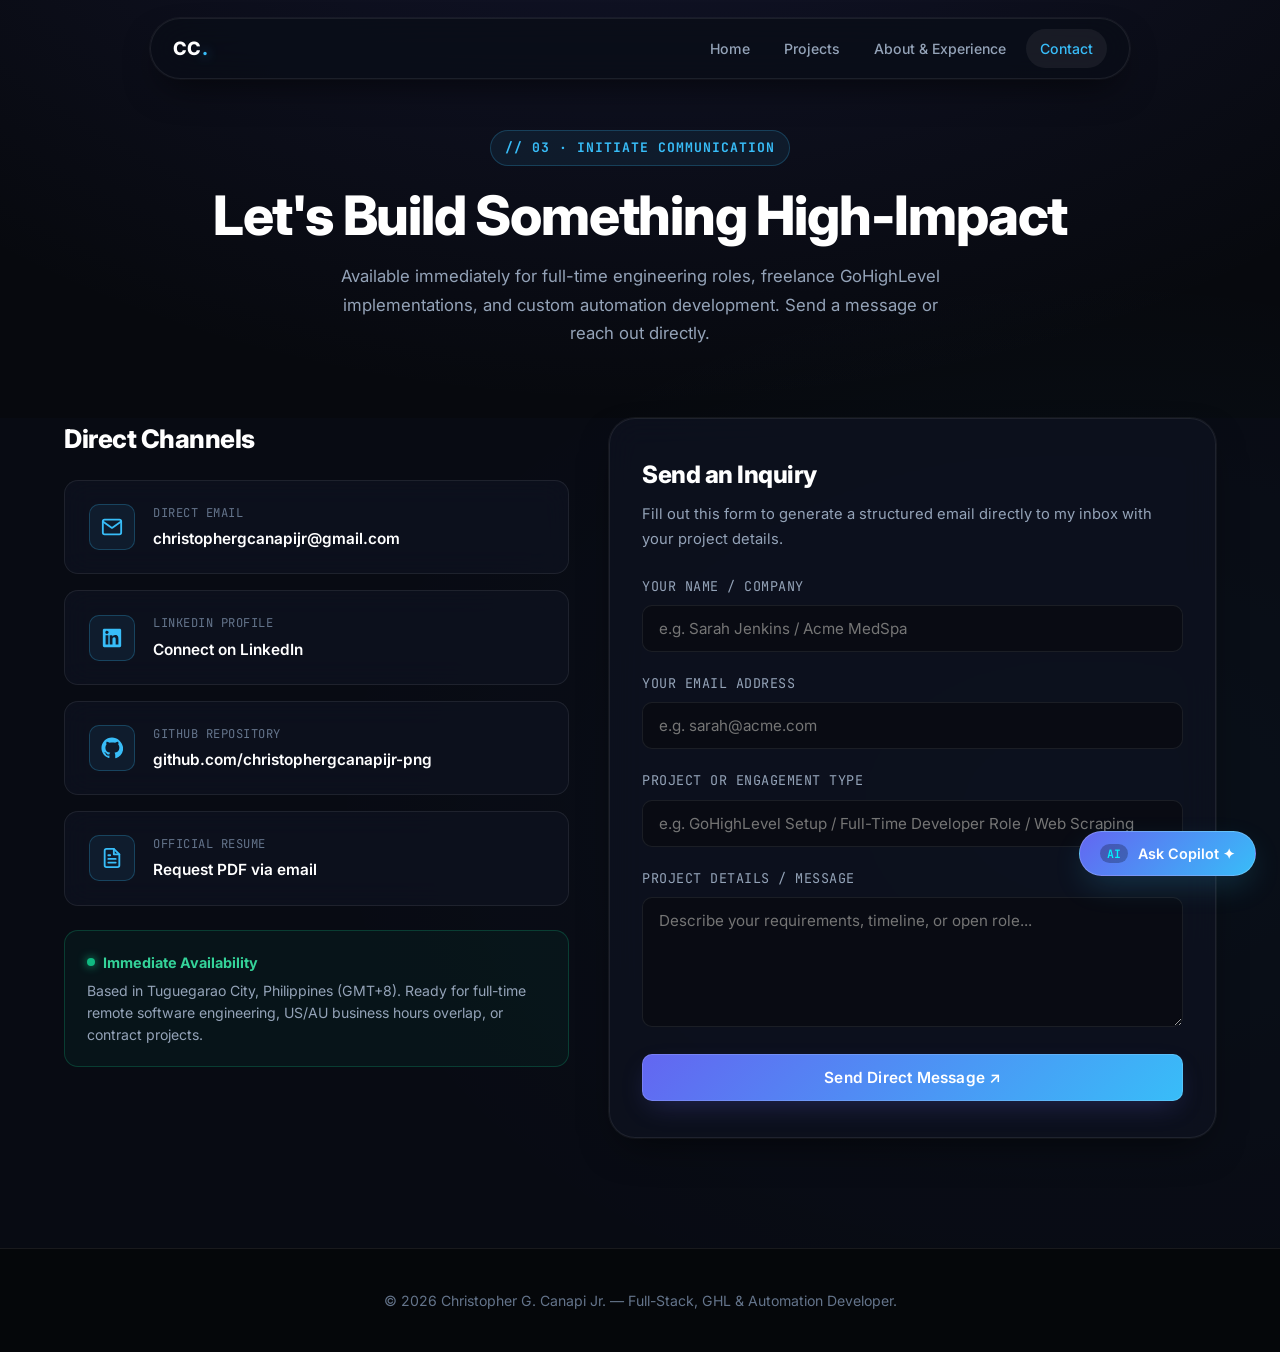
<file: contact.html>
<!DOCTYPE html>
<html lang="en">
<head>
<meta charset="UTF-8">
<meta name="viewport" content="width=device-width, initial-scale=1.0">
<title>Contact &amp; Hire — Christopher G. Canapi Jr.</title>
<meta name="description" content="Get in touch with Christopher G. Canapi Jr. — Available immediately for full-time full-stack development, GoHighLevel setup, and business automation roles.">
<link rel="canonical" href="https://christophergcanapijr-png.github.io/portfolio/contact.html">
<link rel="preconnect" href="https://fonts.googleapis.com">
<link rel="preconnect" href="https://fonts.gstatic.com" crossorigin>
<link href="https://fonts.googleapis.com/css2?family=Inter:wght@400;500;600;700;800&family=JetBrains+Mono:wght@500;700&display=swap" rel="stylesheet">
<link rel="stylesheet" href="styles.css">
</head>
<body>

<a class="skip-link" href="#main-content">Skip to main content</a>
<div class="pointer-glow" aria-hidden="true"></div>

<!-- Top Floating Glass Navigation -->
<header class="nav" id="nav">
  <div class="nav__inner container">
    <a href="index.html" class="nav__logo">CC<span>.</span></a>
    <button class="nav__toggle" id="navToggle" aria-label="Toggle menu" aria-expanded="false">
      <span></span><span></span><span></span>
    </button>
    <nav class="nav__links" id="navLinks">
      <a href="index.html">Home</a>
      <a href="projects.html">Projects</a>
      <a href="about.html">About &amp; Experience</a>
      <a href="contact.html" class="active">Contact</a>
    </nav>
  </div>
</header>

<main id="main-content" tabindex="-1">

<!-- Page Header -->
<section class="page-header">
  <div class="container">
    <div class="page-header__eyebrow">// 03 · INITIATE COMMUNICATION</div>
    <h1 class="page-header__title">Let's Build Something High-Impact</h1>
    <p class="page-header__desc">
      Available immediately for full-time engineering roles, freelance GoHighLevel implementations, and custom automation development. Send a message or reach out directly.
    </p>
  </div>
</section>

<!-- Contact Layout Section -->
<section class="section" style="padding-top: 0;">
  <div class="container">
    <div class="contact-layout">

      <!-- Left Column: Direct Contact Cards -->
      <div class="reveal">
        <h2 style="font-size: 1.6rem; font-weight: 800; color: #fff; margin-bottom: 20px; letter-spacing: -0.5px;">
          Direct Channels
        </h2>

        <div style="display: flex; flex-direction: column; gap: 16px;">

          <a class="contact__card" href="mailto:christophergcanapijr@gmail.com">
            <div class="contact__icon">
              <svg viewBox="0 0 24 24" fill="none" stroke="currentColor" stroke-width="2" stroke-linecap="round" stroke-linejoin="round"><path d="M4 4h16c1.1 0 2 .9 2 2v12c0 1.1-.9 2-2 2H4c-1.1 0-2-.9-2-2V6c0-1.1.9-2 2-2z"/><polyline points="22,6 12,13 2,6"/></svg>
            </div>
            <div>
              <div class="contact__label">Direct Email</div>
              <div class="contact__value">christophergcanapijr@gmail.com</div>
            </div>
          </a>

          <a class="contact__card" href="https://www.linkedin.com/in/christopher-canapi-jr-bb31ab415/" target="_blank" rel="noopener">
            <div class="contact__icon">
              <svg viewBox="0 0 24 24" fill="currentColor"><path d="M20.5 2h-17C2.7 2 2 2.7 2 3.5v17c0 .8.7 1.5 1.5 1.5h17c.8 0 1.5-.7 1.5-1.5v-17c0-.8-.7-1.5-1.5-1.5zM8 19H5V9h3v10zM6.5 7.5c-1 0-1.8-.8-1.8-1.8s.8-1.7 1.8-1.7 1.8.8 1.8 1.8-.8 1.7-1.8 1.7zM19 19h-3v-5c0-1.2 0-2.7-1.6-2.7s-1.9 1.3-1.9 2.6V19h-3V9h2.9v1.4h.1c.4-.8 1.4-1.6 2.9-1.6 3.1 0 3.6 2 3.6 4.7V19z"/></svg>
            </div>
            <div>
              <div class="contact__label">LinkedIn Profile</div>
              <div class="contact__value">Connect on LinkedIn</div>
            </div>
          </a>

          <a class="contact__card" href="https://github.com/christophergcanapijr-png" target="_blank" rel="noopener">
            <div class="contact__icon">
              <svg viewBox="0 0 24 24" fill="currentColor"><path d="M12 .5C5.6.5.5 5.6.5 12c0 5.1 3.3 9.4 7.9 10.9.6.1.8-.2.8-.6v-2c-3.2.7-3.9-1.4-3.9-1.4-.5-1.3-1.3-1.7-1.3-1.7-1.1-.7.1-.7.1-.7 1.2.1 1.8 1.2 1.8 1.2 1 1.8 2.7 1.3 3.4 1 .1-.8.4-1.3.8-1.6-2.6-.3-5.3-1.3-5.3-5.7 0-1.3.5-2.3 1.2-3.1-.1-.3-.5-1.5.1-3.1 0 0 1-.3 3.3 1.2 1-.3 2-.4 3-.4s2 .1 3 .4c2.3-1.5 3.3-1.2 3.3-1.2.7 1.6.2 2.8.1 3.1.8.8 1.2 1.9 1.2 3.1 0 4.4-2.7 5.4-5.3 5.7.4.4.8 1.1.8 2.2v3.3c0 .3.2.7.8.6 4.6-1.5 7.9-5.8 7.9-10.9C23.5 5.6 18.4.5 12 .5z"/></svg>
            </div>
            <div>
              <div class="contact__label">GitHub Repository</div>
              <div class="contact__value">github.com/christophergcanapijr-png</div>
            </div>
          </a>

          <a class="contact__card" href="mailto:christophergcanapijr@gmail.com?subject=Resume%20Request%20-%20Christopher%20Canapi">
            <div class="contact__icon">
              <svg viewBox="0 0 24 24" fill="none" stroke="currentColor" stroke-width="2" stroke-linecap="round" stroke-linejoin="round"><path d="M14 2H6a2 2 0 0 0-2 2v16a2 2 0 0 0 2 2h12a2 2 0 0 0 2-2V8z"></path><polyline points="14 2 14 8 20 8"></polyline><line x1="16" y1="13" x2="8" y2="13"></line><line x1="16" y1="17" x2="8" y2="17"></line><polyline points="10 9 9 9 8 9"></polyline></svg>
            </div>
            <div>
              <div class="contact__label">Official Resume</div>
              <div class="contact__value">Request PDF via email</div>
            </div>
          </a>

        </div>

        <!-- Availability Strip -->
        <div style="margin-top: 24px; padding: 20px 22px; border-radius: var(--radius-md); background: rgba(16, 185, 129, 0.05); border: 1px solid rgba(16, 185, 129, 0.25);">
          <div style="display: flex; align-items: center; gap: 8px; color: #34d399; font-weight: 700; font-size: 0.9rem; margin-bottom: 6px;">
            <span style="display: inline-block; width: 8px; height: 8px; border-radius: 50%; background: #10b981; box-shadow: 0 0 10px #10b981;"></span>
            Immediate Availability
          </div>
          <p style="color: var(--text-dim); font-size: 0.88rem; line-height: 1.55; margin: 0;">
            Based in Tuguegarao City, Philippines (GMT+8). Ready for full-time remote software engineering, US/AU business hours overlap, or contract projects.
          </p>
        </div>
      </div>

      <!-- Right Column: Quick Project Inquiry Form -->
      <div class="contact-form reveal" data-tilt>
        <h2 style="font-size: 1.5rem; font-weight: 800; color: #fff; margin-bottom: 8px; letter-spacing: -0.5px;">
          Send an Inquiry
        </h2>
        <p style="color: var(--text-dim); font-size: 0.92rem; margin-bottom: 24px;">
          Fill out this form to generate a structured email directly to my inbox with your project details.
        </p>

        <form id="contactForm">
          <div class="form-group">
            <label for="contactName">Your Name / Company</label>
            <input class="form-input" id="contactName" type="text" placeholder="e.g. Sarah Jenkins / Acme MedSpa" required>
          </div>

          <div class="form-group">
            <label for="contactEmail">Your Email Address</label>
            <input class="form-input" id="contactEmail" type="email" placeholder="e.g. sarah@acme.com" required>
          </div>

          <div class="form-group">
            <label for="contactSubject">Project or Engagement Type</label>
            <input class="form-input" id="contactSubject" type="text" placeholder="e.g. GoHighLevel Setup / Full-Time Developer Role / Web Scraping" required>
          </div>

          <div class="form-group">
            <label for="contactMessage">Project Details / Message</label>
            <textarea class="form-textarea" id="contactMessage" placeholder="Describe your requirements, timeline, or open role..." required></textarea>
          </div>

          <button class="btn btn--primary form-btn" type="submit">
            <span>Send Direct Message ↗</span>
          </button>
        </form>
      </div>

    </div>
  </div>
</section>

</main>

<!-- Footer -->
<footer class="footer">
  <div class="container footer__inner">
    <p>&copy; <span id="year"></span> Christopher G. Canapi Jr. — Full-Stack, GHL &amp; Automation Developer.</p>
  </div>
</footer>

<!-- Floating AI Copilot Widget -->
<div class="assistant-widget" data-ai-widget>
  <div class="assistant-chat" id="assistantChat" data-ai-chat role="dialog" aria-label="Ask me about my work" hidden>
    <div class="assistant-chat__head">
      <div>
        <span class="assistant-chat__avatar">AI</span>
        <div><strong>Ask me about my work</strong><small>Answers in Christopher's voice</small></div>
      </div>
      <div class="assistant-chat__actions">
        <span class="assistant-chat__online">Online</span>
        <button class="assistant-chat__close" type="button" data-ai-close aria-label="Close AI chat">&times;</button>
      </div>
    </div>
    <div class="assistant-chat__suggestions" aria-label="Suggested questions">
      <button type="button" data-ai-question="Tell me about yourself">About Christopher</button>
      <button type="button" data-ai-question="What GoHighLevel builds have you completed?">GHL builds</button>
      <button type="button" data-ai-question="How does your AI Video Pipeline work?">Video Pipeline</button>
      <button type="button" data-ai-question="Why should someone hire you?">Why hire me?</button>
    </div>
    <div class="assistant-chat__messages" data-ai-messages aria-live="polite" aria-label="Conversation">
      <div class="assistant-message assistant-message--bot">
        Hi! I'm Christopher's AI copilot. Ask me anything about his background, GoHighLevel systems, AI video pipeline, automation tools, or availability!
      </div>
    </div>
    <form class="assistant-chat__form" data-ai-form>
      <label class="sr-only" for="assistantQuestion">Ask me a question about my work</label>
      <input id="assistantQuestion" data-ai-input type="text" maxlength="400" autocomplete="off" placeholder="Ask about GHL, pipelines, or skills..." required>
      <button type="submit" aria-label="Send question">Send</button>
    </form>
    <p class="assistant-chat__note" data-ai-note>This AI uses Christopher's approved portfolio facts.</p>
  </div>
  <button class="assistant-launcher" type="button" data-ai-toggle aria-controls="assistantChat" aria-expanded="false" aria-label="Open AI chat">
    <span class="assistant-launcher__badge">AI</span>
    <span>Ask Copilot ✦</span>
  </button>
</div>

<button class="to-top" id="toTop" aria-label="Scroll to top" type="button">
  <svg viewBox="0 0 24 24" fill="none" stroke="currentColor" stroke-width="2.4" stroke-linecap="round" stroke-linejoin="round"><polyline points="18 15 12 9 6 15"/></svg>
</button>

<script src="script.js"></script>
</body>
</html>
</file>
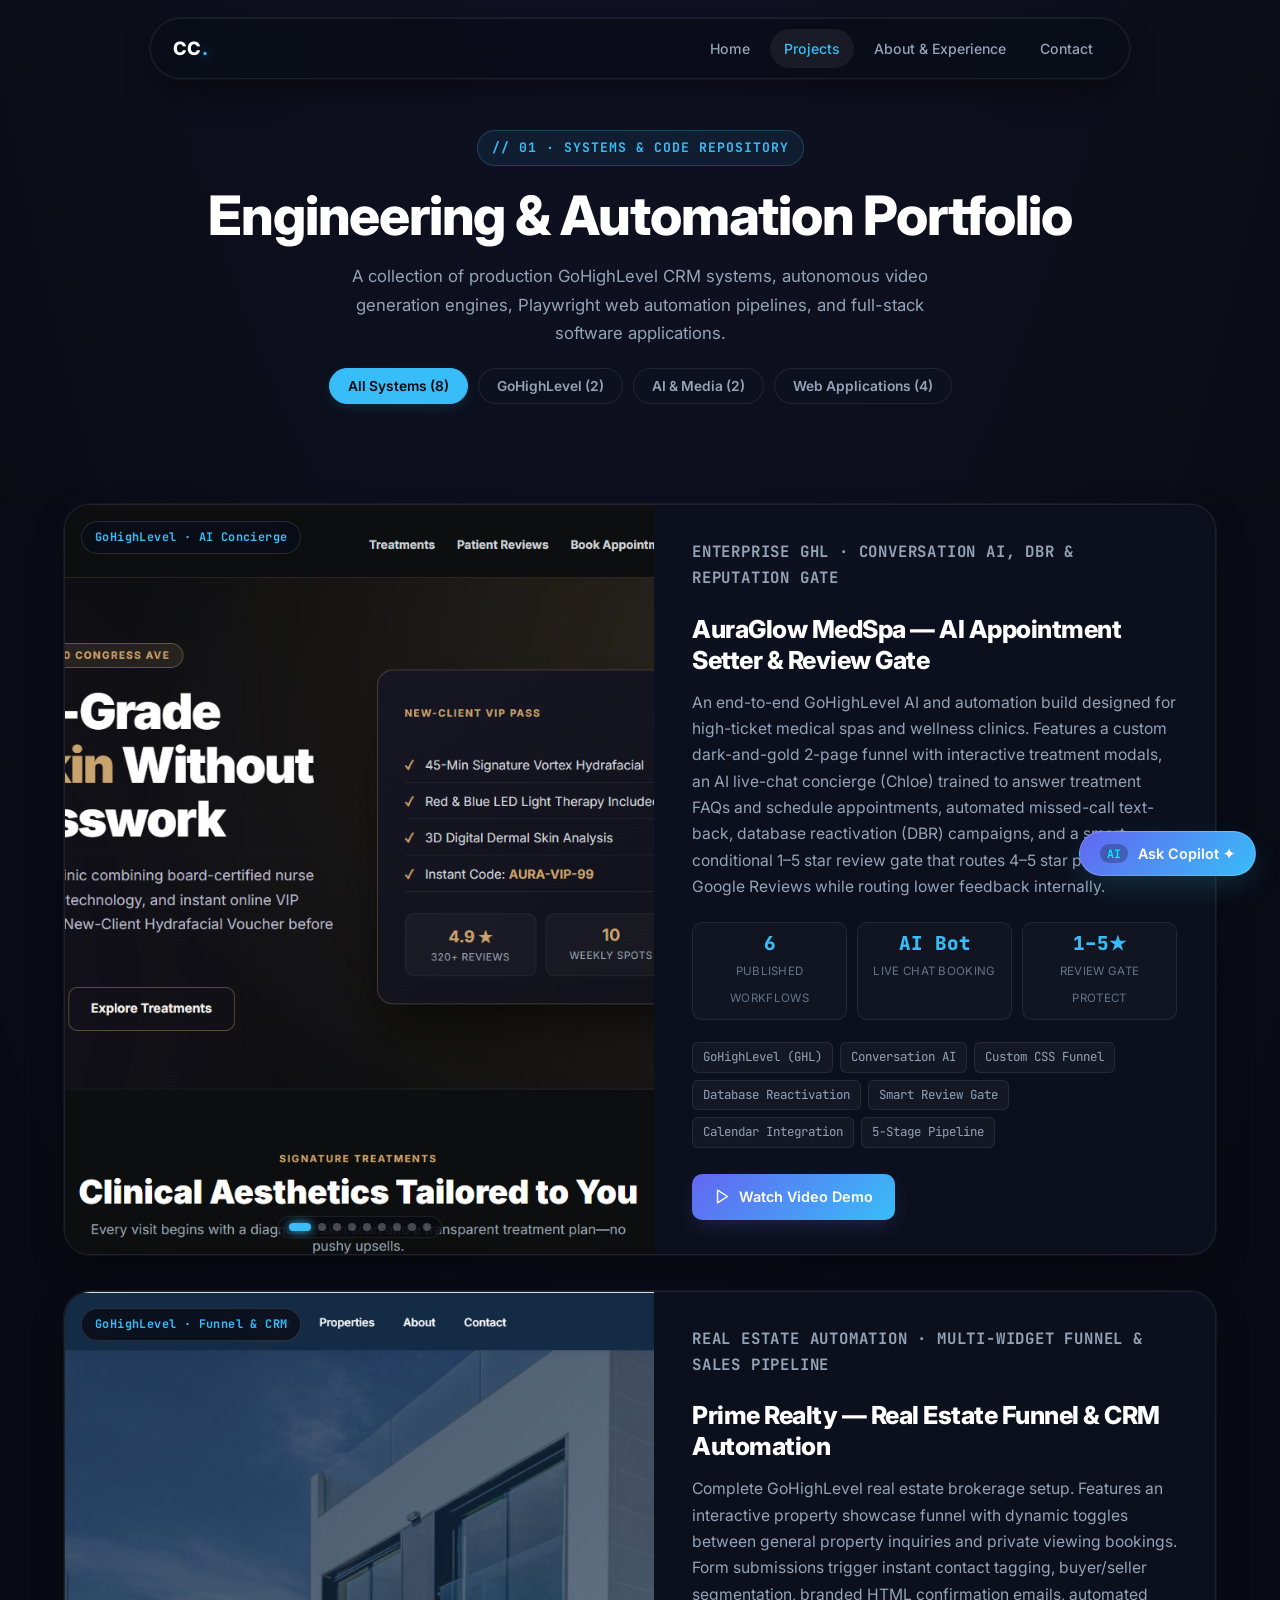
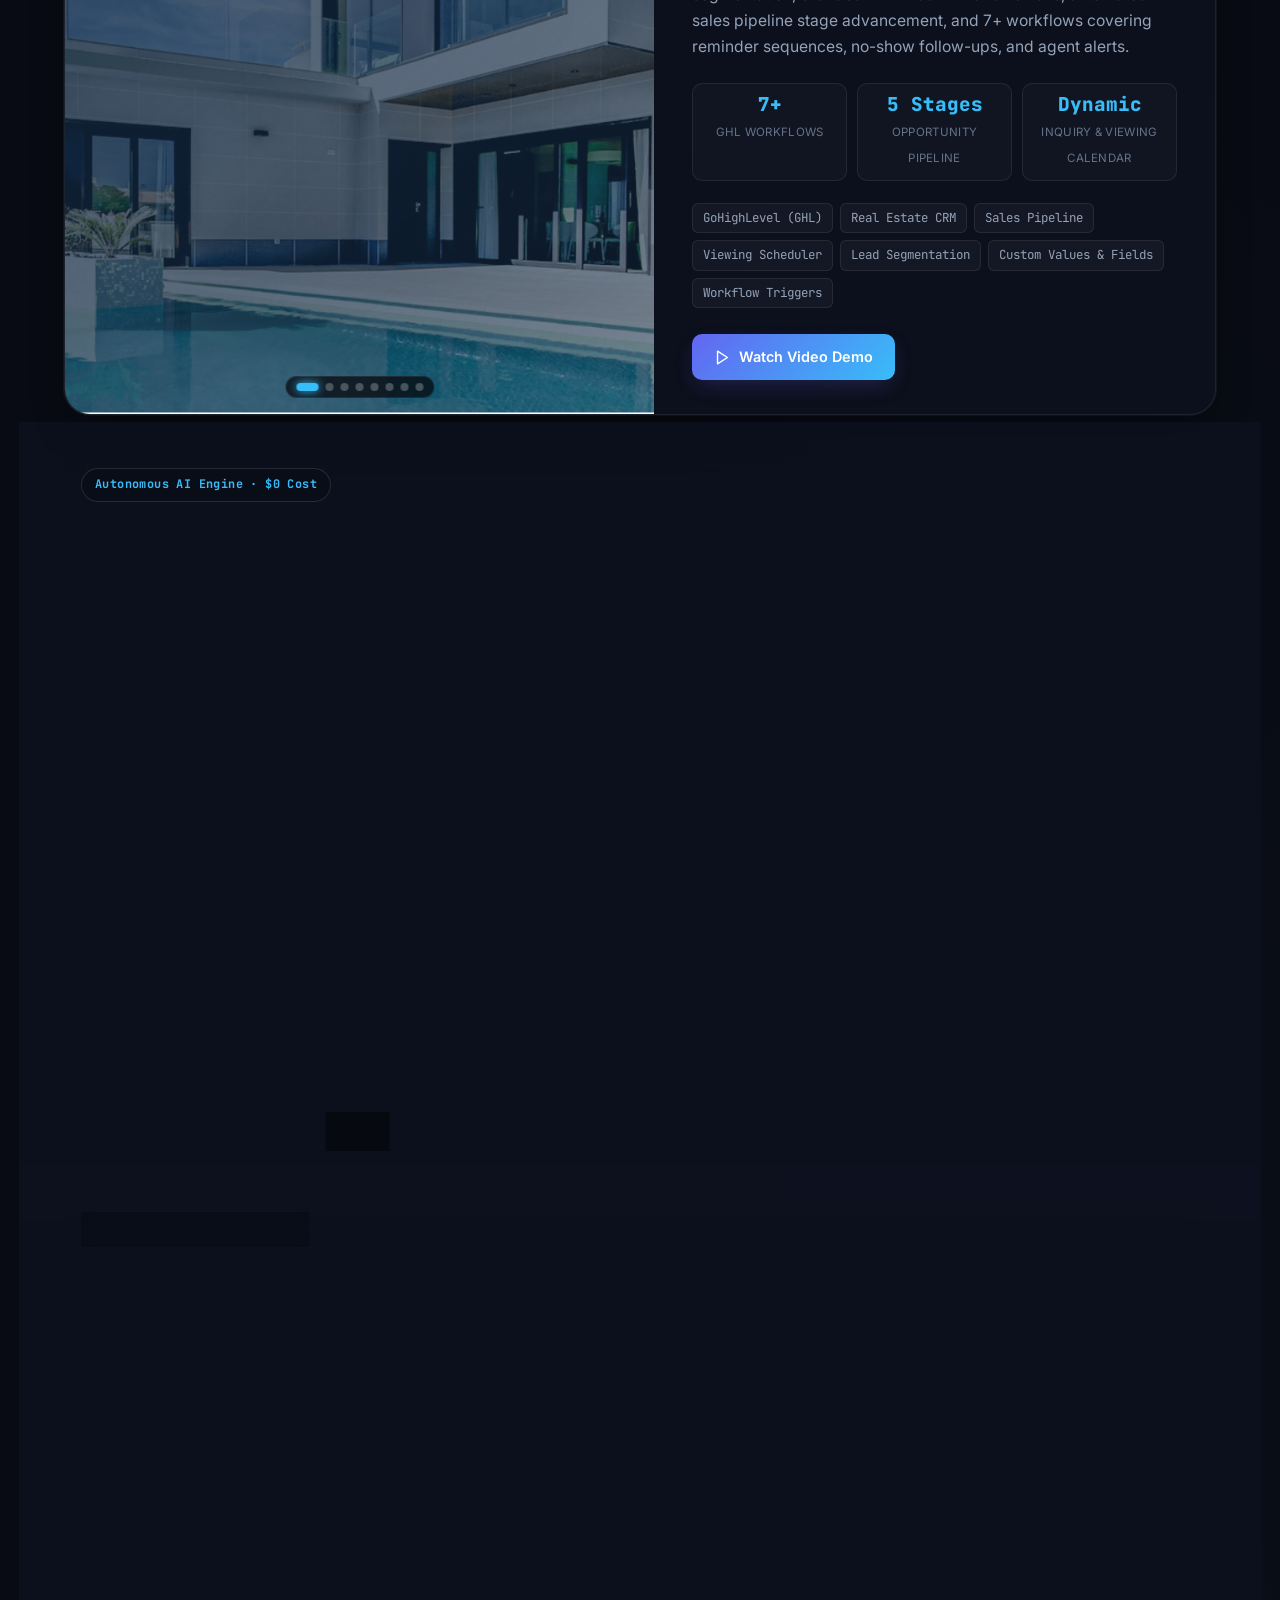
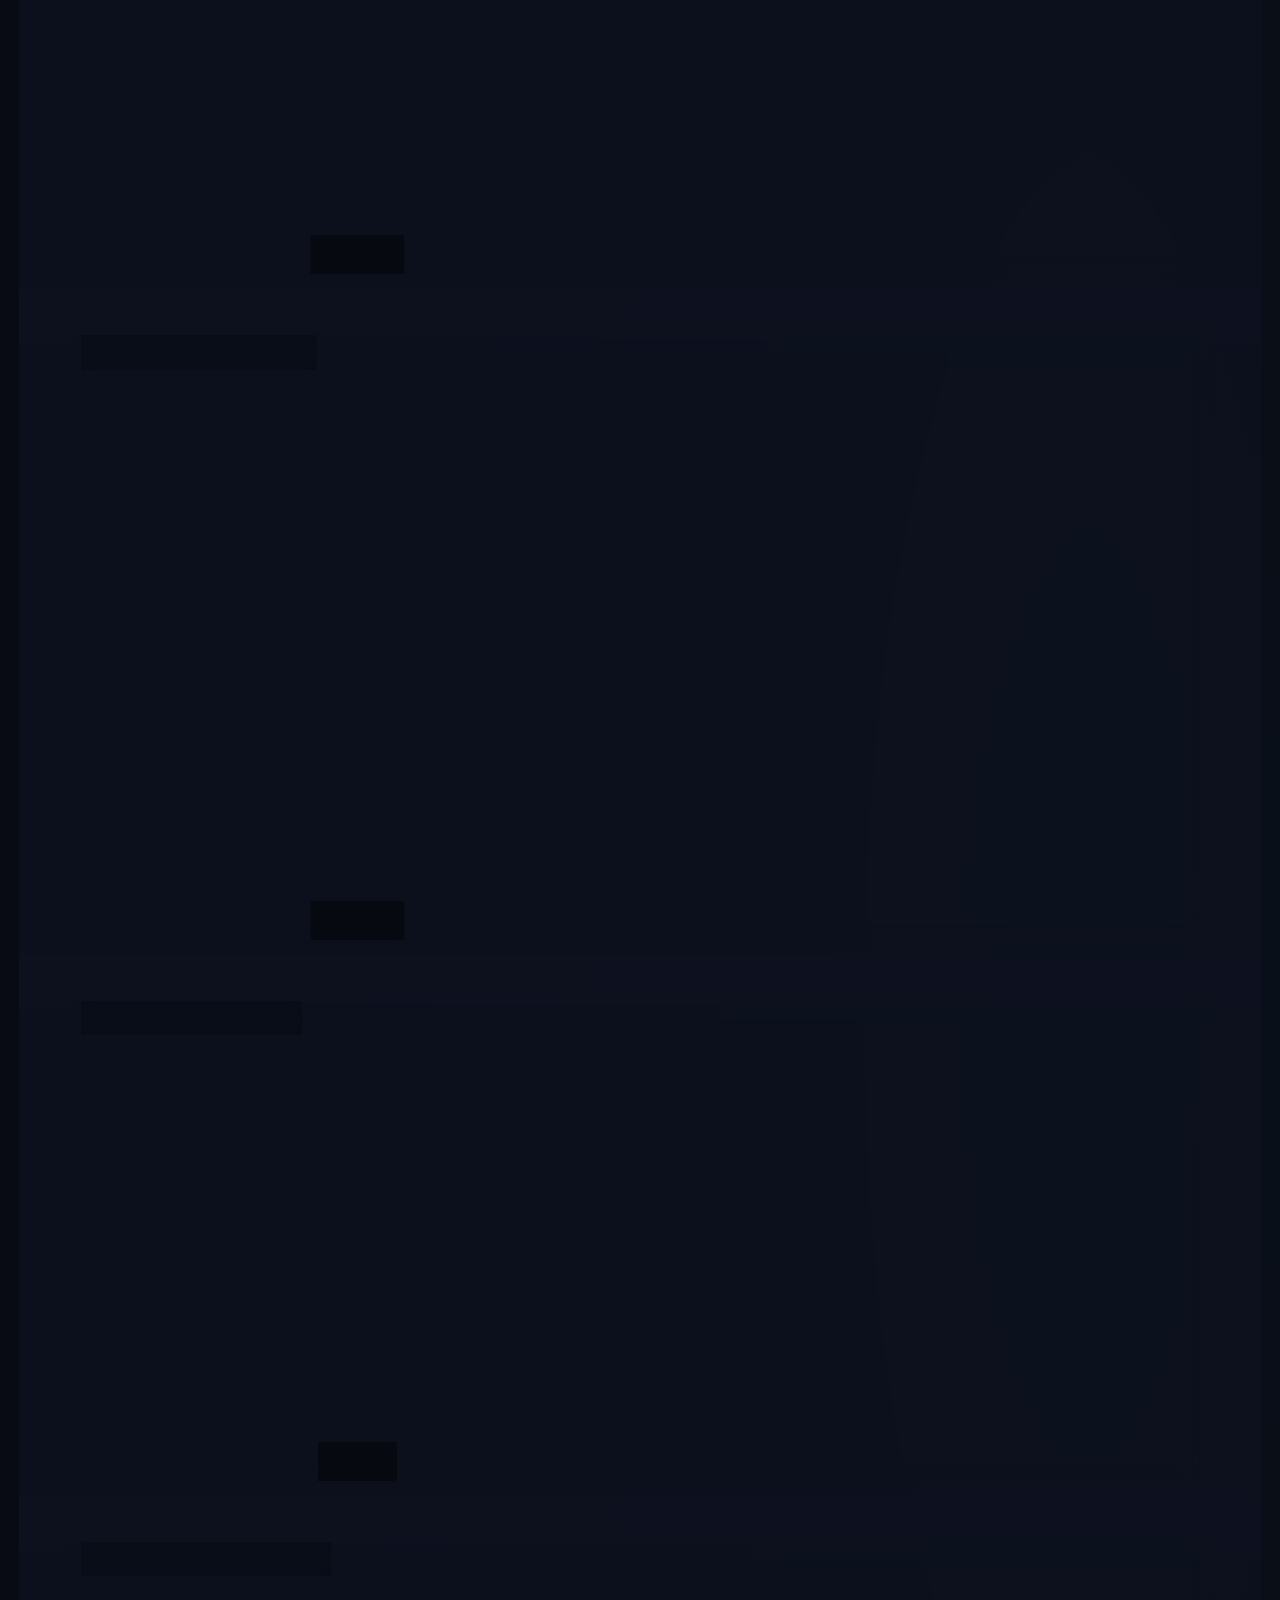
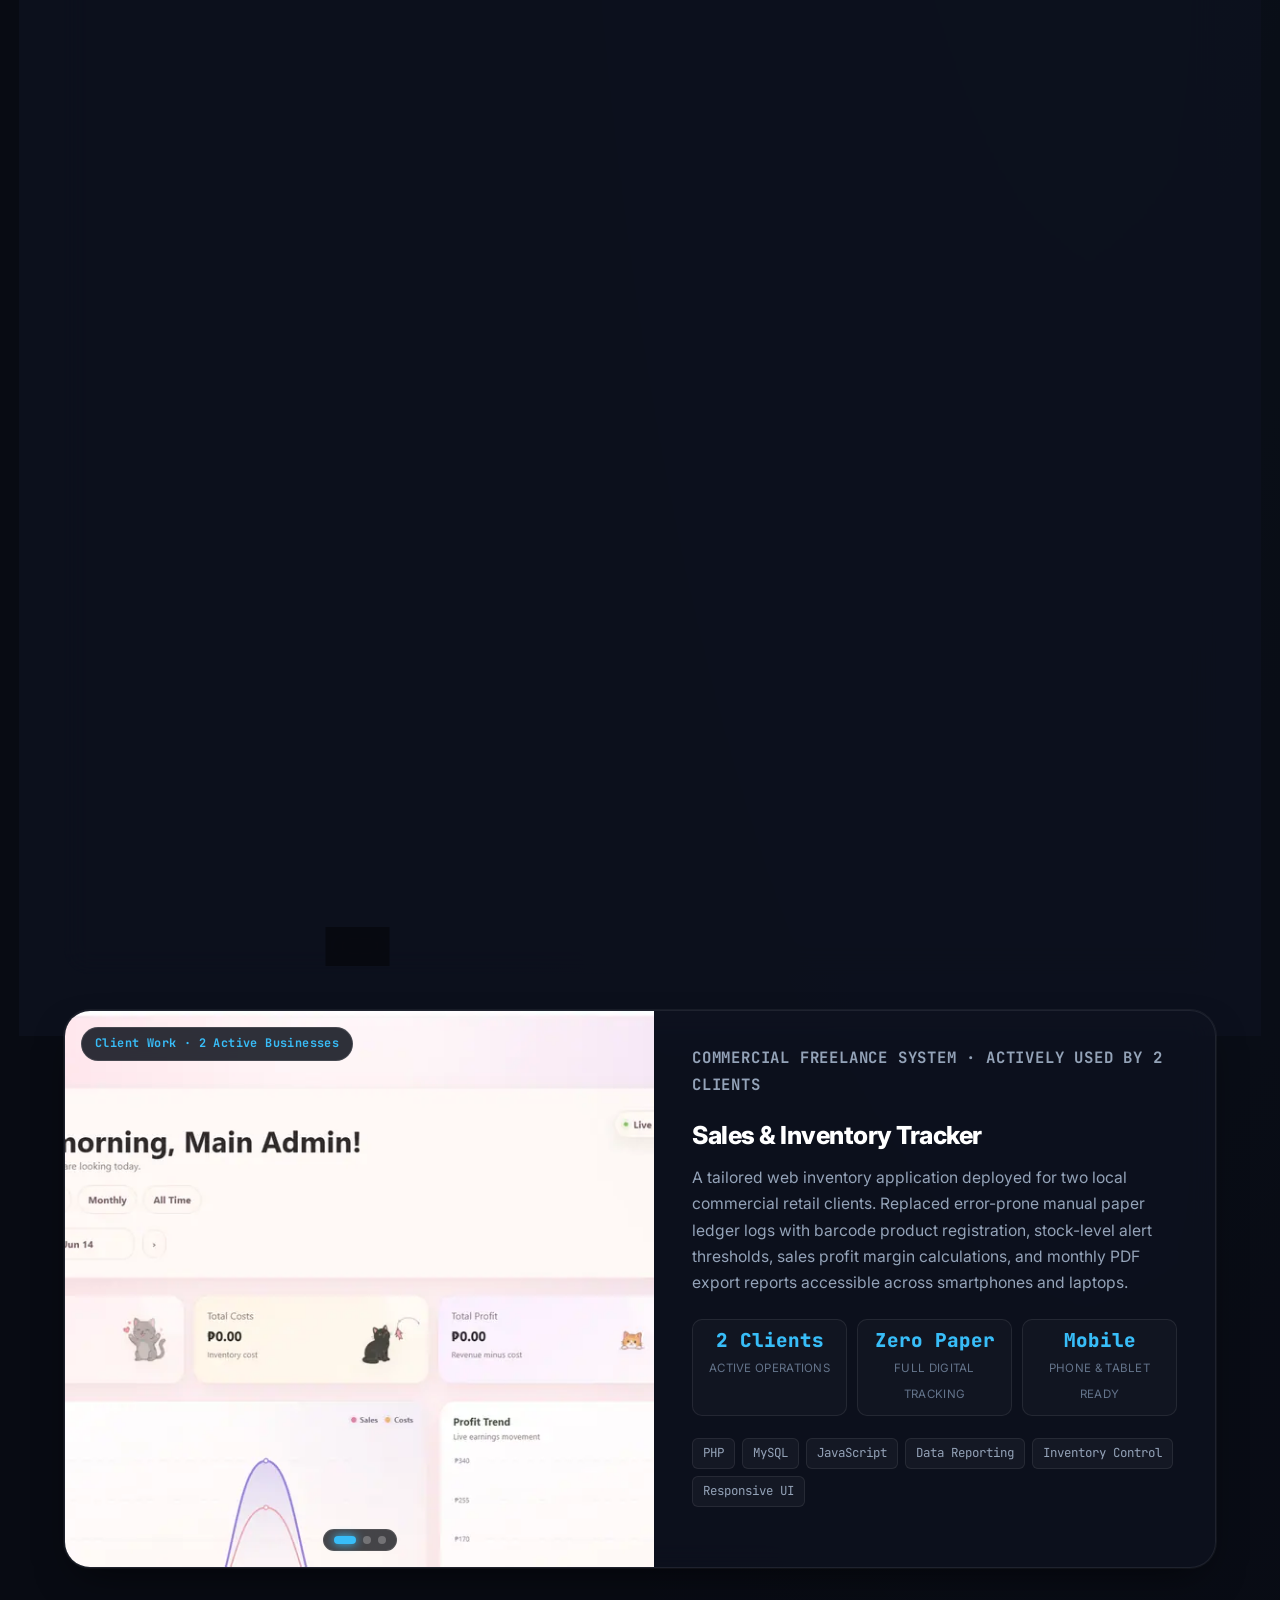
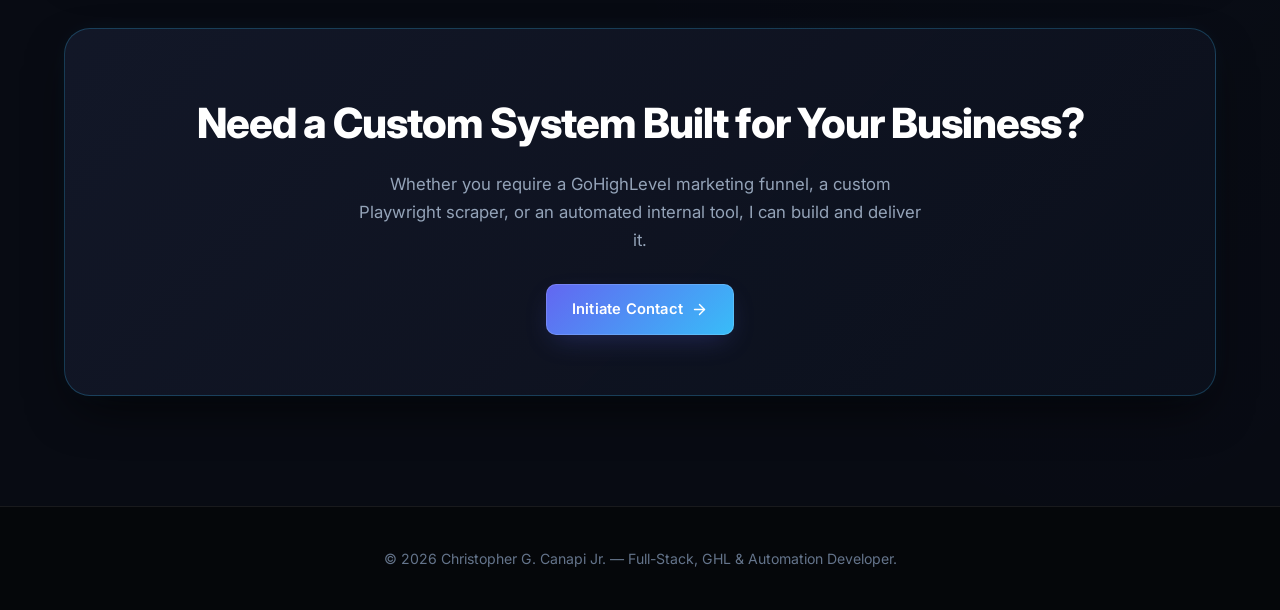
<file: projects.html>
<!DOCTYPE html>
<html lang="en">
<head>
<meta charset="UTF-8">
<meta name="viewport" content="width=device-width, initial-scale=1.0">
<title>Projects &amp; Systems — Christopher G. Canapi Jr.</title>
<meta name="description" content="Explore complete GoHighLevel CRM funnels, autonomous AI video pipelines, e-commerce web scrapers, and full-stack software applications built by Christopher G. Canapi Jr.">
<link rel="canonical" href="https://christophergcanapijr-png.github.io/portfolio/projects.html">
<link rel="preconnect" href="https://fonts.googleapis.com">
<link rel="preconnect" href="https://fonts.gstatic.com" crossorigin>
<link href="https://fonts.googleapis.com/css2?family=Inter:wght@400;500;600;700;800&family=JetBrains+Mono:wght@500;700&display=swap" rel="stylesheet">
<link rel="stylesheet" href="styles.css">
</head>
<body>

<a class="skip-link" href="#main-content">Skip to main content</a>
<div class="pointer-glow" aria-hidden="true"></div>

<!-- Top Floating Glass Navigation -->
<header class="nav" id="nav">
  <div class="nav__inner container">
    <a href="index.html" class="nav__logo">CC<span>.</span></a>
    <button class="nav__toggle" id="navToggle" aria-label="Toggle menu" aria-expanded="false">
      <span></span><span></span><span></span>
    </button>
    <nav class="nav__links" id="navLinks">
      <a href="index.html">Home</a>
      <a href="projects.html" class="active">Projects</a>
      <a href="about.html">About &amp; Experience</a>
      <a href="contact.html">Contact</a>
    </nav>
  </div>
</header>

<main id="main-content" tabindex="-1">

<!-- Page Header -->
<section class="page-header">
  <div class="container">
    <div class="page-header__eyebrow">// 01 · SYSTEMS &amp; CODE REPOSITORY</div>
    <h1 class="page-header__title">Engineering &amp; Automation Portfolio</h1>
    <p class="page-header__desc">
      A collection of production GoHighLevel CRM systems, autonomous video generation engines, Playwright web automation pipelines, and full-stack software applications.
    </p>

    <!-- Filter Buttons -->
    <div class="filter-bar">
      <button class="filter-btn is-active" type="button" data-filter="all">All Systems (8)</button>
      <button class="filter-btn" type="button" data-filter="ghl">GoHighLevel (2)</button>
      <button class="filter-btn" type="button" data-filter="ai">AI &amp; Media (2)</button>
      <button class="filter-btn" type="button" data-filter="apps">Web Applications (4)</button>
    </div>
  </div>
</section>

<!-- Projects Stack Section -->
<section class="section" style="padding-top: 0;">
  <div class="container">
    <div class="projects-stack">

      <!-- 1. AuraGlow MedSpa (GHL) -->
      <article class="project project--featured reveal" data-category="ghl" id="ghl" data-tilt>
        <div class="project__cover project__cover--gallery" data-gallery aria-label="AuraGlow MedSpa GoHighLevel AI &amp; Automation screens">
          <img class="gallery__img is-active" src="assets/auraglow-1-home.png" alt="AuraGlow MedSpa — Luxury VIP Voucher Landing Page" loading="lazy" decoding="async">
          <img class="gallery__img" src="assets/auraglow-2-treatments.png" alt="AuraGlow MedSpa — Signature Treatments &amp; Reviews" loading="lazy" decoding="async">
          <img class="gallery__img" src="assets/auraglow-3-form.png" alt="AuraGlow MedSpa — Custom-Styled VIP Voucher Lead Form" loading="lazy" decoding="async">
          <img class="gallery__img" src="assets/auraglow-4-voucher.png" alt="AuraGlow MedSpa — Instant AURA-VIP-99 Voucher Confirmation" loading="lazy" decoding="async">
          <img class="gallery__img" src="assets/auraglow-5-calendar.png" alt="AuraGlow MedSpa — 45-Minute Treatment Booking Calendar" loading="lazy" decoding="async">
          <img class="gallery__img" src="assets/auraglow-6-ai-chat.png" alt="AuraGlow MedSpa — Chloe Live Chat AI Concierge" loading="lazy" decoding="async">
          <img class="gallery__img" src="assets/auraglow-7-email.png" alt="AuraGlow MedSpa — Automated VIP Voucher Email" loading="lazy" decoding="async">
          <img class="gallery__img" src="assets/auraglow-8-pipeline.png" alt="GoHighLevel CRM — 5-Stage Patient Opportunity Pipeline" loading="lazy" decoding="async">
          <img class="gallery__img" src="assets/auraglow-9-workflows.png" alt="GoHighLevel Automation — 6 Published Workflows" loading="lazy" decoding="async">
          <div class="gallery__dots" role="tablist">
            <button class="gallery__dot is-active" type="button" aria-label="Show Landing Page"></button>
            <button class="gallery__dot" type="button" aria-label="Show Treatments"></button>
            <button class="gallery__dot" type="button" aria-label="Show Form"></button>
            <button class="gallery__dot" type="button" aria-label="Show Voucher"></button>
            <button class="gallery__dot" type="button" aria-label="Show Calendar"></button>
            <button class="gallery__dot" type="button" aria-label="Show AI Chat"></button>
            <button class="gallery__dot" type="button" aria-label="Show Email"></button>
            <button class="gallery__dot" type="button" aria-label="Show Pipeline"></button>
            <button class="gallery__dot" type="button" aria-label="Show Workflows"></button>
          </div>
          <span class="project__badge">GoHighLevel · AI Concierge</span>
        </div>
        <div class="project__body">
          <p class="project__eyebrow">Enterprise GHL &middot; Conversation AI, DBR &amp; Reputation Gate</p>
          <h3>AuraGlow MedSpa — AI Appointment Setter &amp; Review Gate</h3>
          <p>
            An end-to-end GoHighLevel AI and automation build designed for high-ticket medical spas and wellness clinics. Features a custom dark-and-gold 2-page funnel with interactive treatment modals, an AI live-chat concierge (Chloe) trained to answer treatment FAQs and schedule appointments, automated missed-call text-back, database reactivation (DBR) campaigns, and a smart conditional 1–5 star review gate that routes 4–5 star patients to Google Reviews while routing lower feedback internally.
          </p>
          <div class="project__proof">
            <div><strong>6</strong><span>Published Workflows</span></div>
            <div><strong>AI Bot</strong><span>Live Chat Booking</span></div>
            <div><strong>1–5★</strong><span>Review Gate Protect</span></div>
          </div>
          <ul class="project__tags">
            <li>GoHighLevel (GHL)</li><li>Conversation AI</li><li>Custom CSS Funnel</li><li>Database Reactivation</li><li>Smart Review Gate</li><li>Calendar Integration</li><li>5-Stage Pipeline</li>
          </ul>
          <div class="project__actions">
            <a class="project__btn project__btn--primary" href="assets/ghl-auraglow-demo.mp4" target="_blank" rel="noopener">
              <svg viewBox="0 0 24 24" fill="none" stroke="currentColor" stroke-width="2" stroke-linecap="round" stroke-linejoin="round"><polygon points="5 3 19 12 5 21 5 3"/></svg>
              <span>Watch Video Demo</span>
            </a>
          </div>
        </div>
      </article>

      <!-- 2. Prime Realty (GHL) -->
      <article class="project project--featured reveal" data-category="ghl" data-tilt>
        <div class="project__cover project__cover--gallery" data-gallery aria-label="Prime Realty GoHighLevel screens">
          <img class="gallery__img is-active" src="assets/ghl-1-website.png" alt="Prime Realty — Hero &amp; Real Estate Landing Page" loading="lazy" decoding="async">
          <img class="gallery__img" src="assets/ghl-2-listings.png" alt="Prime Realty — Featured Property Listings Showcase" loading="lazy" decoding="async">
          <img class="gallery__img" src="assets/ghl-3-inquiry.png" alt="Prime Realty — Property Search &amp; Lead Capture Form" loading="lazy" decoding="async">
          <img class="gallery__img" src="assets/ghl-4-scheduling.png" alt="Prime Realty — Property Viewing Booking Calendar" loading="lazy" decoding="async">
          <img class="gallery__img" src="assets/ghl-5-email.png" alt="Prime Realty — Automated Inquiry Email Confirmation" loading="lazy" decoding="async">
          <img class="gallery__img" src="assets/ghl-6-opportunities.png" alt="GoHighLevel CRM — Sales Pipeline Opportunity Tracking" loading="lazy" decoding="async">
          <img class="gallery__img" src="assets/ghl-7-calendar.png" alt="GoHighLevel CRM — Confirmed Viewing Calendar" loading="lazy" decoding="async">
          <img class="gallery__img" src="assets/ghl-8-workflows.png" alt="GoHighLevel Automation — 7+ Stage Workflows" loading="lazy" decoding="async">
          <div class="gallery__dots" role="tablist">
            <button class="gallery__dot is-active" type="button" aria-label="Show Landing Page"></button>
            <button class="gallery__dot" type="button" aria-label="Show Listings"></button>
            <button class="gallery__dot" type="button" aria-label="Show Inquiry Form"></button>
            <button class="gallery__dot" type="button" aria-label="Show Scheduling"></button>
            <button class="gallery__dot" type="button" aria-label="Show Email"></button>
            <button class="gallery__dot" type="button" aria-label="Show Pipeline"></button>
            <button class="gallery__dot" type="button" aria-label="Show Calendar"></button>
            <button class="gallery__dot" type="button" aria-label="Show Workflows"></button>
          </div>
          <span class="project__badge">GoHighLevel · Funnel &amp; CRM</span>
        </div>
        <div class="project__body">
          <p class="project__eyebrow">Real Estate Automation &middot; Multi-Widget Funnel &amp; Sales Pipeline</p>
          <h3>Prime Realty — Real Estate Funnel &amp; CRM Automation</h3>
          <p>
            Complete GoHighLevel real estate brokerage setup. Features an interactive property showcase funnel with dynamic toggles between general property inquiries and private viewing bookings. Form submissions trigger instant contact tagging, buyer/seller segmentation, branded HTML confirmation emails, automated sales pipeline stage advancement, and 7+ workflows covering reminder sequences, no-show follow-ups, and agent alerts.
          </p>
          <div class="project__proof">
            <div><strong>7+</strong><span>GHL Workflows</span></div>
            <div><strong>5 Stages</strong><span>Opportunity Pipeline</span></div>
            <div><strong>Dynamic</strong><span>Inquiry &amp; Viewing Calendar</span></div>
          </div>
          <ul class="project__tags">
            <li>GoHighLevel (GHL)</li><li>Real Estate CRM</li><li>Sales Pipeline</li><li>Viewing Scheduler</li><li>Lead Segmentation</li><li>Custom Values &amp; Fields</li><li>Workflow Triggers</li>
          </ul>
          <div class="project__actions">
            <a class="project__btn project__btn--primary" href="assets/ghl-prime-realty-demo.mp4" target="_blank" rel="noopener">
              <svg viewBox="0 0 24 24" fill="none" stroke="currentColor" stroke-width="2" stroke-linecap="round" stroke-linejoin="round"><polygon points="5 3 19 12 5 21 5 3"/></svg>
              <span>Watch Video Demo</span>
            </a>
          </div>
        </div>
      </article>

      <!-- 3. Faceless AI Video Pipeline (AI) -->
      <article class="project project--featured reveal" data-category="ai" id="ai" data-tilt>
        <div class="project__cover project__cover--gallery" data-gallery aria-label="Faceless AI Video Pipeline screens">
          <img class="gallery__img is-active" src="assets/faceless-video-1.png" alt="Faceless AI Video Studio — Prompt Interface &amp; Progress Bar" loading="lazy" decoding="async">
          <img class="gallery__img" src="assets/faceless-video-2.png" alt="Faceless AI Video Studio — Completed Video Player with Burned-In Captions" loading="lazy" decoding="async">
          <div class="gallery__dots" role="tablist">
            <button class="gallery__dot is-active" type="button" aria-label="Show Studio UI"></button>
            <button class="gallery__dot" type="button" aria-label="Show Video Player"></button>
          </div>
          <span class="project__badge">Autonomous AI Engine · $0 Cost</span>
        </div>
        <div class="project__body">
          <p class="project__eyebrow">Autonomous Media Engine &middot; Edge-TTS, Wikimedia &amp; FFmpeg</p>
          <h3>Faceless AI Video Pipeline</h3>
          <p>
            Autonomous end-to-end video creation pipeline that converts a single topic prompt or custom script into upload-ready 16:9 YouTube videos or 9:16 Shorts/Reels. Generates neural speech synthesis and word-level timestamp generation via Edge-TTS, dynamically matches scene-accurate archival visuals using Wikimedia Commons and Openverse APIs, applies documentary color grading and cartoon cel-shading filters via OpenCV and Pillow, and renders smooth Ken Burns camera motion with burned-in subtitles rendered in FFmpeg.
          </p>
          <div class="project__proof">
            <div><strong>30s</strong><span>Full Render Time</span></div>
            <div><strong>$0</strong><span>Zero API Cost</span></div>
            <div><strong>1080p</strong><span>Multi-Format Ready</span></div>
          </div>
          <ul class="project__tags">
            <li>Python</li><li>FastAPI</li><li>FFmpeg</li><li>Edge-TTS</li><li>OpenCV</li><li>Pillow</li><li>AsyncIO</li><li>Wikimedia Commons API</li><li>Openverse API</li>
          </ul>
          <div class="project__actions">
            <a class="project__btn project__btn--primary" href="assets/faceless-video-demo.mp4" target="_blank" rel="noopener">
              <svg viewBox="0 0 24 24" fill="none" stroke="currentColor" stroke-width="2" stroke-linecap="round" stroke-linejoin="round"><polygon points="5 3 19 12 5 21 5 3"/></svg>
              <span>Watch Video Demo</span>
            </a>
          </div>
        </div>
      </article>

      <!-- 4. SHEIN & Temu Listing Automation (AI / Work) -->
      <article class="project project--featured reveal" data-category="ai" id="work" data-tilt>
        <div class="project__cover project__cover--gallery" data-gallery aria-label="SHEIN &amp; Temu Automation screens">
          <img class="gallery__img is-active" src="assets/automation-workspace.webp" alt="SHEIN &amp; Temu Automation — Batch Workspace Screen" loading="lazy" decoding="async">
          <img class="gallery__img" src="assets/automation-batches.webp" alt="SHEIN &amp; Temu Automation — Product Codes &amp; Controls" loading="lazy" decoding="async">
          <img class="gallery__img" src="assets/automation-review.webp" alt="SHEIN &amp; Temu Automation — Extracted Measurements &amp; Pricing" loading="lazy" decoding="async">
          <img class="gallery__img" src="assets/automation-copy.webp" alt="SHEIN &amp; Temu Automation — Bilingual EN/FR Descriptions" loading="lazy" decoding="async">
          <div class="gallery__dots" role="tablist">
            <button class="gallery__dot is-active" type="button" aria-label="Show Workspace"></button>
            <button class="gallery__dot" type="button" aria-label="Show Batches"></button>
            <button class="gallery__dot" type="button" aria-label="Show Review"></button>
            <button class="gallery__dot" type="button" aria-label="Show Copy"></button>
          </div>
          <span class="project__badge">E-Commerce Tool · Vinted.fr</span>
        </div>
        <div class="project__body">
          <p class="project__eyebrow">Production Automation &middot; Playwright, FastAPI &amp; Gemini API</p>
          <h3>SHEIN &amp; Temu Product Listing Automation (Vinted.fr)</h3>
          <p>
            An internal product-listing platform actively used by an e-commerce seller on Vinted.fr and Christopher. Scrapes product codes from SHEIN and Temu, extracts Size S measurements, enforces platform pricing rules, and generates bilingual English/French descriptions using Gemini API. Replaces a tedious 3-minute-per-item manual workflow with a 15-second automated batch process.
          </p>
          <div class="project__proof">
            <div><strong>85%</strong><span>Time Saved per Batch</span></div>
            <div><strong>2 Marketplaces</strong><span>SHEIN + Temu</span></div>
            <div><strong>EN/FR</strong><span>Bilingual Copy</span></div>
          </div>
          <ul class="project__tags">
            <li>Python</li><li>FastAPI</li><li>Playwright</li><li>Gemini API</li><li>SQLite</li><li>Chrome Extension</li><li>Batch Processing</li>
          </ul>
          <div class="project__actions">
            <a class="project__btn project__btn--primary" href="assets/ai-automation-demo.mp4" target="_blank" rel="noopener">
              <svg viewBox="0 0 24 24" fill="none" stroke="currentColor" stroke-width="2" stroke-linecap="round" stroke-linejoin="round"><polygon points="5 3 19 12 5 21 5 3"/></svg>
              <span>Watch Video Demo</span>
            </a>
          </div>
        </div>
      </article>

      <!-- 5. AI Job Aggregator (Apps) -->
      <article class="project project--featured reveal" data-category="apps" data-tilt>
        <div class="project__cover project__cover--gallery" data-gallery aria-label="AI Job Aggregator screens">
          <img class="gallery__img is-active" src="assets/jobagg-1.png" alt="AI Job Aggregator — Dashboard Screen" loading="lazy" decoding="async">
          <img class="gallery__img" src="assets/jobagg-2.png" alt="AI Job Aggregator — Application Pipeline" loading="lazy" decoding="async">
          <img class="gallery__img" src="assets/jobagg-3.png" alt="AI Job Aggregator — Resume Match Scoring" loading="lazy" decoding="async">
          <img class="gallery__img" src="assets/jobagg-4.png" alt="AI Job Aggregator — Multi-Board Integrations" loading="lazy" decoding="async">
          <div class="gallery__dots" role="tablist">
            <button class="gallery__dot is-active" type="button" aria-label="Show Dashboard"></button>
            <button class="gallery__dot" type="button" aria-label="Show Pipeline"></button>
            <button class="gallery__dot" type="button" aria-label="Show Resume"></button>
            <button class="gallery__dot" type="button" aria-label="Show Integrations"></button>
          </div>
          <span class="project__badge">Web Application · Full-Stack</span>
        </div>
        <div class="project__body">
          <p class="project__eyebrow">Full-Stack Intelligence &middot; Resume Parsing &amp; Match Scoring</p>
          <h3>AI Job Aggregator</h3>
          <p>
            Full-stack job intelligence platform that scrapes multiple job boards with Selenium, normalizes listings into SQLAlchemy, and uses the Gemini API to score and match parsed resume bullet points against job requirements. Includes a React &amp; TypeScript dashboard to track application pipelines, match percentages, and scraper schedules powered by a FastAPI backend.
          </p>
          <div class="project__proof">
            <div><strong>FastAPI</strong><span>Async Backend</span></div>
            <div><strong>Gemini API</strong><span>Match Scoring</span></div>
            <div><strong>100%</strong><span>Automated Tracking</span></div>
          </div>
          <ul class="project__tags">
            <li>React</li><li>TypeScript</li><li>FastAPI</li><li>Python</li><li>Gemini API</li><li>Selenium</li><li>SQLAlchemy</li>
          </ul>
          <div class="project__actions">
            <a class="project__btn project__btn--primary" href="https://github.com/christophergcanapijr-png/Job-Aggregator" target="_blank" rel="noopener">
              <span>View GitHub Repo</span>
              <svg viewBox="0 0 24 24" fill="none" stroke="currentColor" stroke-width="2" stroke-linecap="round" stroke-linejoin="round"><path d="M7 17L17 7"/><path d="M7 7h10v10"/></svg>
            </a>
          </div>
        </div>
      </article>

      <!-- 6. CIT Online Voting System (Apps) -->
      <article class="project project--featured reveal" data-category="apps" data-tilt>
        <div class="project__cover project__cover--gallery" data-gallery aria-label="CIT Online Voting System screens">
          <img class="gallery__img is-active" src="assets/cit-dashboard.webp" alt="CIT Online Voting System — Dashboard" loading="lazy" decoding="async">
          <img class="gallery__img" src="assets/cit-students.webp" alt="CIT Online Voting System — Student Registry" loading="lazy" decoding="async">
          <img class="gallery__img" src="assets/cit-history.webp" alt="CIT Online Voting System — Vote Audit Log" loading="lazy" decoding="async">
          <div class="gallery__dots" role="tablist">
            <button class="gallery__dot is-active" type="button" aria-label="Show Dashboard"></button>
            <button class="gallery__dot" type="button" aria-label="Show Students"></button>
            <button class="gallery__dot" type="button" aria-label="Show Audit"></button>
          </div>
          <span class="project__badge">Lead Programmer · Capstone</span>
        </div>
        <div class="project__body">
          <p class="project__eyebrow">Academic System &middot; Lead Programmer Capstone</p>
          <h3>CIT Online Voting System</h3>
          <p>
            University student council election platform engineered to replace paper ballots with secure, audited digital voting. Features role-based authentication, student eligibility verification, anti-tampering vote logs, candidate profile management, and a live results tallying dashboard for election administrators.
          </p>
          <div class="project__proof">
            <div><strong>Role-Based</strong><span>Multi-Tier Access</span></div>
            <div><strong>Live</strong><span>Real-Time Tallying</span></div>
            <div><strong>Audit</strong><span>Verifiable Records</span></div>
          </div>
          <ul class="project__tags">
            <li>PHP</li><li>MySQL</li><li>JavaScript</li><li>HTML5 / CSS3</li><li>Bootstrap</li><li>Role-Based Access</li>
          </ul>
        </div>
      </article>

      <!-- 7. Cagayan Museum Website (Apps) -->
      <article class="project project--featured reveal" data-category="apps" data-tilt>
        <div class="project__cover project__cover--gallery" data-gallery aria-label="Cagayan Museum screens">
          <img class="gallery__img is-active" src="assets/address-wordpress (1).jpg" alt="Cagayan Museum — Official Website Address &amp; Map" loading="lazy" decoding="async">
          <img class="gallery__img" src="assets/foot wordpress.jpg" alt="Cagayan Museum — Exhibition Footer &amp; Visitor Hours" loading="lazy" decoding="async">
          <div class="gallery__dots" role="tablist">
            <button class="gallery__dot is-active" type="button" aria-label="Show Map &amp; Info"></button>
            <button class="gallery__dot" type="button" aria-label="Show Exhibit Footer"></button>
          </div>
          <span class="project__badge">Govt Project · 486h Internship</span>
        </div>
        <div class="project__body">
          <p class="project__eyebrow">Government Cultural Institution &middot; 486-Hour Internship</p>
          <h3>Cagayan Museum Official Website</h3>
          <p>
            Official digital portal for Cagayan Museum, a provincial cultural institution preserving Northern Luzon heritage. Built during a 486-hour Web Developer Internship, featuring customized exhibition galleries, interactive visitor schedules, provincial artifact collections, and a streamlined CMS workflow for non-technical museum staff.
          </p>
          <div class="project__proof">
            <div><strong>486 Hours</strong><span>Development Time</span></div>
            <div><strong>Provincial</strong><span>Govt Cultural Site</span></div>
            <div><strong>CMS</strong><span>Staff Friendly</span></div>
          </div>
          <ul class="project__tags">
            <li>WordPress</li><li>Custom Theme</li><li>PHP</li><li>CSS3</li><li>Content Architecture</li><li>Responsive UX</li>
          </ul>
        </div>
      </article>

      <!-- 8. Sales & Inventory Tracker (Apps) -->
      <article class="project project--featured reveal" data-category="apps" data-tilt>
        <div class="project__cover project__cover--gallery" data-gallery aria-label="Sales &amp; Inventory Tracker screens">
          <img class="gallery__img is-active" src="assets/sales-dashboard.webp" alt="Sales &amp; Inventory Tracker — Dashboard" loading="lazy" decoding="async">
          <img class="gallery__img" src="assets/sales-products.webp" alt="Sales &amp; Inventory Tracker — Product List" loading="lazy" decoding="async">
          <img class="gallery__img" src="assets/sales-settings.webp" alt="Sales &amp; Inventory Tracker — Settings" loading="lazy" decoding="async">
          <div class="gallery__dots" role="tablist">
            <button class="gallery__dot is-active" type="button" aria-label="Show Dashboard"></button>
            <button class="gallery__dot" type="button" aria-label="Show Products"></button>
            <button class="gallery__dot" type="button" aria-label="Show Settings"></button>
          </div>
          <span class="project__badge">Client Work · 2 Active Businesses</span>
        </div>
        <div class="project__body">
          <p class="project__eyebrow">Commercial Freelance System &middot; Actively Used by 2 Clients</p>
          <h3>Sales &amp; Inventory Tracker</h3>
          <p>
            A tailored web inventory application deployed for two local commercial retail clients. Replaced error-prone manual paper ledger logs with barcode product registration, stock-level alert thresholds, sales profit margin calculations, and monthly PDF export reports accessible across smartphones and laptops.
          </p>
          <div class="project__proof">
            <div><strong>2 Clients</strong><span>Active Operations</span></div>
            <div><strong>Zero Paper</strong><span>Full Digital Tracking</span></div>
            <div><strong>Mobile</strong><span>Phone &amp; Tablet Ready</span></div>
          </div>
          <ul class="project__tags">
            <li>PHP</li><li>MySQL</li><li>JavaScript</li><li>Data Reporting</li><li>Inventory Control</li><li>Responsive UI</li>
          </ul>
        </div>
      </article>

    </div>

    <!-- Contact CTA -->
    <div class="cta-banner reveal">
      <h2>Need a Custom System Built for Your Business?</h2>
      <p>Whether you require a GoHighLevel marketing funnel, a custom Playwright scraper, or an automated internal tool, I can build and deliver it.</p>
      <a href="contact.html" class="btn btn--primary">
        <span>Initiate Contact</span>
        <svg viewBox="0 0 24 24" fill="none" stroke="currentColor" stroke-width="2" stroke-linecap="round" stroke-linejoin="round" style="width: 17px; height: 17px;"><line x1="5" y1="12" x2="19" y2="12"></line><polyline points="12 5 19 12 12 19"></polyline></svg>
      </a>
    </div>

  </div>
</section>

</main>

<!-- Footer -->
<footer class="footer">
  <div class="container footer__inner">
    <p>&copy; <span id="year"></span> Christopher G. Canapi Jr. — Full-Stack, GHL &amp; Automation Developer.</p>
  </div>
</footer>

<!-- Lightbox Modal -->
<div class="lightbox" id="lightbox" role="dialog" aria-modal="true" aria-label="Project screenshot" hidden>
  <button class="lightbox__close" id="lightboxClose" aria-label="Close preview">
    <svg viewBox="0 0 24 24" fill="none" stroke="currentColor" stroke-width="2" stroke-linecap="round" stroke-linejoin="round"><path d="M18 6L6 18"/><path d="M6 6l12 12"/></svg>
  </button>
  <button class="lightbox__nav lightbox__nav--prev" id="lightboxPrev" aria-label="Previous image">
    <svg viewBox="0 0 24 24" fill="none" stroke="currentColor" stroke-width="2" stroke-linecap="round" stroke-linejoin="round"><polyline points="15 18 9 12 15 6"/></svg>
  </button>
  <button class="lightbox__nav lightbox__nav--next" id="lightboxNext" aria-label="Next image">
    <svg viewBox="0 0 24 24" fill="none" stroke="currentColor" stroke-width="2" stroke-linecap="round" stroke-linejoin="round"><polyline points="9 18 15 12 9 6"/></svg>
  </button>
  <img class="lightbox__img" id="lightboxImg" alt="">
  <div class="lightbox__caption" id="lightboxCaption"></div>
</div>

<!-- Floating AI Copilot Widget -->
<div class="assistant-widget" data-ai-widget>
  <div class="assistant-chat" id="assistantChat" data-ai-chat role="dialog" aria-label="Ask me about my work" hidden>
    <div class="assistant-chat__head">
      <div>
        <span class="assistant-chat__avatar">AI</span>
        <div><strong>Ask me about my work</strong><small>Answers in Christopher's voice</small></div>
      </div>
      <div class="assistant-chat__actions">
        <span class="assistant-chat__online">Online</span>
        <button class="assistant-chat__close" type="button" data-ai-close aria-label="Close AI chat">&times;</button>
      </div>
    </div>
    <div class="assistant-chat__suggestions" aria-label="Suggested questions">
      <button type="button" data-ai-question="Tell me about yourself">About Christopher</button>
      <button type="button" data-ai-question="What GoHighLevel builds have you completed?">GHL builds</button>
      <button type="button" data-ai-question="How does your AI Video Pipeline work?">Video Pipeline</button>
      <button type="button" data-ai-question="Why should someone hire you?">Why hire me?</button>
    </div>
    <div class="assistant-chat__messages" data-ai-messages aria-live="polite" aria-label="Conversation">
      <div class="assistant-message assistant-message--bot">
        Hi! I'm Christopher's AI copilot. Ask me anything about his background, GoHighLevel systems, AI video pipeline, automation tools, or availability!
      </div>
    </div>
    <form class="assistant-chat__form" data-ai-form>
      <label class="sr-only" for="assistantQuestion">Ask me a question about my work</label>
      <input id="assistantQuestion" data-ai-input type="text" maxlength="400" autocomplete="off" placeholder="Ask about GHL, pipelines, or skills..." required>
      <button type="submit" aria-label="Send question">Send</button>
    </form>
    <p class="assistant-chat__note" data-ai-note>This AI uses Christopher's approved portfolio facts.</p>
  </div>
  <button class="assistant-launcher" type="button" data-ai-toggle aria-controls="assistantChat" aria-expanded="false" aria-label="Open AI chat">
    <span class="assistant-launcher__badge">AI</span>
    <span>Ask Copilot ✦</span>
  </button>
</div>

<button class="to-top" id="toTop" aria-label="Scroll to top" type="button">
  <svg viewBox="0 0 24 24" fill="none" stroke="currentColor" stroke-width="2.4" stroke-linecap="round" stroke-linejoin="round"><polyline points="18 15 12 9 6 15"/></svg>
</button>

<script src="script.js"></script>
</body>
</html>
</file>
<file: styles.css>
/* ==========================================================================
   CHRISTOPHER G. CANAPI JR. — PORTFOLIO STYLES
   Aesthetic: Ultra-Modern Dark Slate · Electric Indigo & Cyber Cyan Accents
   Design System: Glassmorphism · Bento Grids · 16:9 Cinema Preview Frames
   ========================================================================== */

/* ===== Reset & Base ===== */
*, *::before, *::after {
  box-sizing: border-box;
  margin: 0;
  padding: 0;
}

html {
  scroll-behavior: smooth;
  color-scheme: dark;
}

:root {
  /* Color Palette — Deep Cosmic Slate & Vibrant Neon Glow */
  --bg: #07090e;
  --bg-subtle: #0b0f19;
  --bg-card: rgba(14, 19, 32, 0.72);
  --bg-glass: rgba(18, 25, 42, 0.65);
  --bg-glass-heavy: rgba(10, 14, 24, 0.85);

  --border: rgba(255, 255, 255, 0.08);
  --border-light: rgba(255, 255, 255, 0.04);
  --border-hover: rgba(99, 102, 241, 0.45);
  --border-cyan: rgba(56, 189, 248, 0.55);

  --text: #f8fafc;
  --text-dim: #94a3b8;
  --text-muted: #64748b;

  --cyan: #38bdf8;
  --cyan-bright: #00f2fe;
  --indigo: #6366f1;
  --violet: #818cf8;
  --purple: #a855f7;
  --emerald: #10b981;

  --accent: #6366f1;
  --accent-cyan: #38bdf8;

  --gradient-accent: linear-gradient(135deg, #6366f1 0%, #38bdf8 100%);
  --gradient-accent-hover: linear-gradient(135deg, #4f46e5 0%, #0284c7 100%);
  --gradient-text: linear-gradient(180deg, #ffffff 15%, #94a3b8 100%);
  --gradient-glow: linear-gradient(135deg, #38bdf8 0%, #818cf8 50%, #c084fc 100%);

  --glow-cyan: rgba(56, 189, 248, 0.22);
  --glow-indigo: rgba(99, 102, 241, 0.28);

  --radius-xs: 6px;
  --radius-sm: 10px;
  --radius-md: 14px;
  --radius-lg: 20px;
  --radius-xl: 26px;
  --radius-pill: 9999px;

  --container: 1200px;
  --shadow-card: 0 16px 40px -15px rgba(0, 0, 0, 0.65), 0 0 0 1px rgba(255, 255, 255, 0.06);
  --shadow-hover: 0 24px 60px -20px rgba(99, 102, 241, 0.35), 0 0 0 1px rgba(56, 189, 248, 0.4);

  --ease-spring: cubic-bezier(0.16, 1, 0.3, 1);
}

body {
  font-family: 'Inter', -apple-system, BlinkMacSystemFont, 'Segoe UI', Roboto, sans-serif;
  background-color: var(--bg);
  background-image: 
    radial-gradient(ellipse 80% 50% at 50% -20%, rgba(99, 102, 241, 0.15), transparent),
    radial-gradient(ellipse 60% 40% at 85% 60%, rgba(56, 189, 248, 0.06), transparent);
  color: var(--text);
  line-height: 1.65;
  -webkit-font-smoothing: antialiased;
  -moz-osx-font-smoothing: grayscale;
  overflow-x: hidden;
  position: relative;
}

/* Accessibility */
a { color: inherit; text-decoration: none; }
img { max-width: 100%; display: block; }
button { font-family: inherit; cursor: pointer; border: none; background: none; color: inherit; }
.sr-only {
  position: absolute !important;
  width: 1px !important;
  height: 1px !important;
  padding: 0 !important;
  margin: -1px !important;
  overflow: hidden !important;
  clip: rect(0, 0, 0, 0) !important;
  white-space: nowrap !important;
  border: 0 !important;
}

::selection {
  background: rgba(56, 189, 248, 0.35);
  color: #fff;
}

.skip-link {
  position: absolute;
  top: -60px;
  left: 20px;
  background: var(--cyan);
  color: #07090e;
  padding: 10px 18px;
  border-radius: var(--radius-sm);
  font-weight: 700;
  z-index: 1000;
  transition: top 0.2s ease;
}
.skip-link:focus { top: 20px; }

.container {
  width: 100%;
  max-width: var(--container);
  margin: 0 auto;
  padding: 0 24px;
}

/* ===== Interactive Pointer Spotlight ===== */
.pointer-glow {
  position: fixed;
  left: var(--pointer-x, -999px);
  top: var(--pointer-y, -999px);
  pointer-events: none;
  z-index: 1;
  width: 600px;
  height: 600px;
  border-radius: 50%;
  background: radial-gradient(circle, rgba(99, 102, 241, 0.14) 0%, rgba(56, 189, 248, 0.05) 45%, transparent 70%);
  transform: translate(-50%, -50%);
  filter: blur(40px);
  opacity: 0.85;
  transition: opacity 0.3s ease;
}

/* ===== Floating Glass Navigation ===== */
.nav {
  position: fixed;
  top: 18px;
  left: 0;
  right: 0;
  z-index: 100;
  pointer-events: none;
}

.nav__inner {
  pointer-events: auto;
  max-width: 980px;
  margin: 0 auto;
  padding: 10px 22px;
  background: var(--bg-glass-heavy);
  backdrop-filter: blur(20px);
  -webkit-backdrop-filter: blur(20px);
  border: 1px solid var(--border);
  border-radius: var(--radius-pill);
  box-shadow: 0 16px 36px -12px rgba(0, 0, 0, 0.65), 0 0 0 1px rgba(255, 255, 255, 0.05);
  display: flex;
  align-items: center;
  justify-content: space-between;
  transition: all 0.3s var(--ease-spring);
}

.nav.scrolled .nav__inner {
  border-color: rgba(56, 189, 248, 0.3);
  box-shadow: 0 20px 40px -10px rgba(0, 0, 0, 0.8), 0 0 20px -5px var(--glow-cyan);
}

.nav__logo {
  display: inline-flex;
  align-items: center;
  gap: 2px;
  font-weight: 800;
  font-size: 1.15rem;
  letter-spacing: -0.5px;
  color: #fff;
  transition: transform 0.25s ease;
}
.nav__logo:hover { transform: scale(1.05); }
.nav__logo span {
  color: var(--cyan);
  text-shadow: 0 0 12px var(--cyan);
}

.nav__links {
  display: flex;
  align-items: center;
  gap: 6px;
}

.nav__links a {
  position: relative;
  font-size: 0.88rem;
  font-weight: 500;
  color: var(--text-dim);
  padding: 8px 14px;
  border-radius: var(--radius-pill);
  transition: color 0.2s ease, background 0.2s ease;
}

.nav__links a:hover,
.nav__links a.active {
  color: #fff;
  background: rgba(255, 255, 255, 0.06);
}

.nav__links a.active {
  color: var(--cyan);
}

.nav__toggle {
  display: none;
  width: 36px;
  height: 36px;
  border-radius: var(--radius-sm);
  background: rgba(255, 255, 255, 0.04);
  border: 1px solid var(--border);
  align-items: center;
  justify-content: center;
  flex-direction: column;
  gap: 5px;
}
.nav__toggle span {
  display: block;
  width: 18px;
  height: 2px;
  background: var(--text);
  border-radius: 2px;
  transition: transform 0.25s ease, opacity 0.25s ease;
}
.nav__toggle.open span:nth-child(1) { transform: translateY(7px) rotate(45deg); }
.nav__toggle.open span:nth-child(2) { opacity: 0; }
.nav__toggle.open span:nth-child(3) { transform: translateY(-7px) rotate(-45deg); }

/* ===== Hero Section ===== */
.hero {
  position: relative;
  min-height: 100vh;
  display: flex;
  align-items: center;
  padding: 140px 0 90px;
  overflow: hidden;
}

.hero__bg {
  position: absolute;
  inset: 0;
  z-index: 0;
  pointer-events: none;
}

.blob {
  position: absolute;
  border-radius: 50%;
  filter: blur(120px);
  opacity: 0.45;
}
.blob--1 {
  width: 650px;
  height: 650px;
  background: var(--indigo);
  top: -200px;
  left: -150px;
  animation: blobFloat 16s ease-in-out infinite alternate;
}
.blob--2 {
  width: 550px;
  height: 550px;
  background: var(--cyan);
  bottom: -150px;
  right: -100px;
  animation: blobFloat 20s ease-in-out infinite alternate-reverse;
}

@keyframes blobFloat {
  0% { transform: translate(0, 0) scale(1); }
  50% { transform: translate(60px, -40px) scale(1.12); }
  100% { transform: translate(-30px, 30px) scale(0.95); }
}

.grid {
  position: absolute;
  inset: 0;
  background-image:
    linear-gradient(rgba(255, 255, 255, 0.02) 1px, transparent 1px),
    linear-gradient(90deg, rgba(255, 255, 255, 0.02) 1px, transparent 1px);
  background-size: 54px 54px;
  mask-image: radial-gradient(ellipse at center, #000 35%, transparent 75%);
  -webkit-mask-image: radial-gradient(ellipse at center, #000 35%, transparent 75%);
}

.particles {
  position: absolute;
  inset: 0;
  width: 100%;
  height: 100%;
}

.hero__inner {
  position: relative;
  z-index: 1;
  display: grid;
  grid-template-columns: minmax(0, 1.25fr) minmax(0, 0.95fr);
  gap: 60px;
  align-items: center;
}

.hero__text { min-width: 0; }

.hero__greeting {
  display: inline-flex;
  align-items: center;
  gap: 10px;
  padding: 6px 14px;
  border-radius: var(--radius-pill);
  background: rgba(16, 185, 129, 0.08);
  border: 1px solid rgba(16, 185, 129, 0.25);
  color: #34d399;
  font-family: 'JetBrains Mono', monospace;
  font-size: 0.82rem;
  letter-spacing: 0.4px;
  margin-bottom: 24px;
}
.hero__greeting span {
  width: 7px;
  height: 7px;
  border-radius: 50%;
  background: #10b981;
  box-shadow: 0 0 10px #10b981;
  animation: pulseDot 2s infinite;
}

@keyframes pulseDot {
  0%, 100% { opacity: 1; transform: scale(1); }
  50% { opacity: 0.4; transform: scale(0.8); }
}

.hero__name {
  font-size: clamp(2.6rem, 5.2vw, 4.4rem);
  font-weight: 800;
  line-height: 1.08;
  letter-spacing: -1.8px;
  color: #fff;
  margin-bottom: 16px;
}

.accent {
  background: var(--gradient-glow);
  -webkit-background-clip: text;
  background-clip: text;
  color: transparent;
  display: inline-block;
}

.hero__title {
  font-size: clamp(1.2rem, 2.5vw, 1.7rem);
  font-weight: 500;
  color: var(--text-dim);
  margin-bottom: 22px;
  display: flex;
  align-items: center;
  flex-wrap: wrap;
}

.caret {
  display: inline-block;
  width: 3px;
  height: 1.1em;
  background: var(--cyan);
  box-shadow: 0 0 10px var(--cyan);
  margin-left: 4px;
  vertical-align: -2px;
  border-radius: 1px;
  animation: blink 1s steps(2) infinite;
}
@keyframes blink { 50% { opacity: 0; } }

.hero__intro {
  max-width: 580px;
  color: var(--text-dim);
  font-size: 1.05rem;
  line-height: 1.7;
  margin-bottom: 34px;
}

.hero__cta {
  display: flex;
  gap: 12px;
  flex-wrap: wrap;
  align-items: center;
  margin-bottom: 36px;
}

/* Button System */
.btn {
  display: inline-flex;
  align-items: center;
  justify-content: center;
  gap: 8px;
  padding: 13px 26px;
  border-radius: var(--radius-sm);
  font-size: 0.92rem;
  font-weight: 600;
  letter-spacing: 0.2px;
  transition: all 0.25s var(--ease-spring);
  position: relative;
  overflow: hidden;
}

.btn--primary {
  background: var(--gradient-accent);
  color: #ffffff;
  box-shadow: 0 10px 28px -8px var(--glow-indigo), 0 0 0 1px rgba(255, 255, 255, 0.15) inset;
}
.btn--primary:hover {
  transform: translateY(-2px);
  box-shadow: 0 14px 34px -6px var(--glow-cyan), 0 0 0 1px rgba(255, 255, 255, 0.25) inset;
}
.btn--primary::after {
  content: "";
  position: absolute;
  top: 0; left: -100%;
  width: 60%; height: 100%;
  background: linear-gradient(90deg, transparent, rgba(255, 255, 255, 0.22), transparent);
  transform: skewX(-20deg);
  transition: left 0.6s ease;
}
.btn--primary:hover::after { left: 140%; }

.btn--ghost {
  background: var(--bg-card);
  backdrop-filter: blur(12px);
  border: 1px solid var(--border);
  color: var(--text);
}
.btn--ghost:hover {
  border-color: var(--border-cyan);
  background: rgba(56, 189, 248, 0.08);
  color: #fff;
  transform: translateY(-2px);
}

.hero__meta {
  display: flex;
  align-items: center;
  gap: 12px;
  flex-wrap: wrap;
  color: var(--text-muted);
  font-size: 0.86rem;
  font-family: 'JetBrains Mono', monospace;
  margin-bottom: 22px;
}
.hero__meta .dot {
  width: 6px;
  height: 6px;
  border-radius: 50%;
  background: var(--emerald);
  box-shadow: 0 0 8px var(--emerald);
}

.hero__socials {
  display: flex;
  gap: 10px;
}
.social {
  width: 42px;
  height: 42px;
  border-radius: var(--radius-sm);
  display: inline-flex;
  align-items: center;
  justify-content: center;
  background: var(--bg-card);
  border: 1px solid var(--border);
  color: var(--text-dim);
  transition: all 0.25s var(--ease-spring);
}
.social svg { width: 19px; height: 19px; }
.social:hover {
  transform: translateY(-3px);
  color: #fff;
  border-color: var(--cyan);
  background: rgba(56, 189, 248, 0.12);
  box-shadow: 0 8px 24px -6px var(--glow-cyan);
}

/* Hero Profile Card (3D Studio Frame) */
.hero__photo {
  position: relative;
  justify-self: center;
  width: min(340px, 85vw);
}

.hero__photo-ring {
  position: absolute;
  inset: -8px;
  border-radius: var(--radius-xl);
  background: conic-gradient(from 0deg, var(--indigo), var(--cyan), var(--purple), var(--indigo));
  filter: blur(16px);
  opacity: 0.55;
  z-index: 0;
  animation: ringSpin 10s linear infinite;
}
@keyframes ringSpin { to { transform: rotate(360deg); } }

.hero__photo-inner {
  position: relative;
  z-index: 1;
  border-radius: var(--radius-xl);
  background: linear-gradient(135deg, rgba(22, 28, 44, 0.9), rgba(11, 15, 26, 0.95));
  border: 1px solid rgba(255, 255, 255, 0.12);
  box-shadow: var(--shadow-card);
  overflow: hidden;
  aspect-ratio: 1;
}

.hero__photo-inner img {
  width: 100%;
  height: 100%;
  object-fit: cover;
  transition: transform 0.5s var(--ease-spring);
}
.hero__photo:hover .hero__photo-inner img {
  transform: scale(1.04);
}

.hero__orbit {
  position: absolute;
  z-index: 2;
  padding: 6px 14px;
  border-radius: var(--radius-pill);
  background: var(--bg-glass-heavy);
  backdrop-filter: blur(16px);
  border: 1px solid var(--border);
  color: #fff;
  font-family: 'JetBrains Mono', monospace;
  font-size: 0.76rem;
  font-weight: 700;
  letter-spacing: 0.5px;
  box-shadow: 0 10px 24px -6px rgba(0, 0, 0, 0.6);
  pointer-events: none;
}
.hero__orbit--top {
  top: -14px;
  right: -10px;
  border-color: rgba(56, 189, 248, 0.4);
  color: var(--cyan);
}
.hero__orbit--bottom {
  bottom: -14px;
  left: -10px;
  border-color: rgba(99, 102, 241, 0.4);
  color: var(--violet);
}

.hero__scroll {
  position: absolute;
  bottom: 26px;
  left: 50%;
  transform: translateX(-50%);
  width: 24px;
  height: 38px;
  border: 2px solid var(--border);
  border-radius: 12px;
  display: flex;
  justify-content: center;
  padding-top: 5px;
  transition: border-color 0.25s ease;
  z-index: 1;
}
.hero__scroll:hover { border-color: var(--cyan); }
.hero__scroll span {
  width: 3px;
  height: 6px;
  background: var(--cyan);
  border-radius: 2px;
  animation: scrollDot 1.8s infinite;
}
@keyframes scrollDot {
  0% { transform: translateY(0); opacity: 1; }
  100% { transform: translateY(14px); opacity: 0; }
}

/* ===== Motion Strip / Tech Ticker ===== */
.motion-strip {
  width: 100%;
  overflow: hidden;
  background: rgba(14, 19, 32, 0.45);
  border-top: 1px solid var(--border);
  border-bottom: 1px solid var(--border);
  padding: 16px 0;
  backdrop-filter: blur(10px);
}
.motion-strip__track {
  display: flex;
  align-items: center;
  gap: 28px;
  white-space: nowrap;
  animation: ticker 32s linear infinite;
  font-family: 'JetBrains Mono', monospace;
  font-size: 0.88rem;
  color: var(--text-dim);
  text-transform: uppercase;
  letter-spacing: 0.6px;
}
.motion-strip__track span {
  transition: color 0.2s ease;
}
.motion-strip__track i {
  display: inline-block;
  width: 5px;
  height: 5px;
  border-radius: 50%;
  background: var(--cyan);
  box-shadow: 0 0 8px var(--cyan);
}
@keyframes ticker {
  0% { transform: translateX(0); }
  100% { transform: translateX(-50%); }
}

/* ===== Sections Layout ===== */
.section {
  padding: 110px 0;
  position: relative;
}
.section:nth-of-type(even) {
  background: rgba(10, 14, 24, 0.55);
}

.section__head {
  display: flex;
  align-items: center;
  gap: 16px;
  margin-bottom: 50px;
}
.section__num {
  font-family: 'JetBrains Mono', monospace;
  color: var(--cyan);
  font-size: 0.95rem;
  font-weight: 700;
  letter-spacing: 1px;
}
.section__title {
  font-size: clamp(1.8rem, 3.8vw, 2.6rem);
  font-weight: 800;
  letter-spacing: -1px;
  color: #fff;
}
.section__line {
  flex: 1;
  height: 1px;
  background: linear-gradient(to right, rgba(56, 189, 248, 0.3), var(--border), transparent);
  max-width: 320px;
}

/* ===== Bento About Grid ===== */
.about__grid {
  display: grid;
  grid-template-columns: minmax(0, 1.25fr) minmax(0, 1fr);
  gap: 40px;
  align-items: start;
}
.about__text p {
  color: var(--text-dim);
  margin-bottom: 20px;
  font-size: 1.05rem;
  line-height: 1.75;
}
.about__text strong {
  color: #fff;
  font-weight: 600;
}

.about__stats {
  display: grid;
  grid-template-columns: repeat(2, 1fr);
  gap: 14px;
}
.stat {
  background: var(--bg-card);
  border: 1px solid var(--border);
  border-radius: var(--radius-md);
  padding: 24px 22px;
  transition: all 0.3s var(--ease-spring);
  backdrop-filter: blur(12px);
  position: relative;
  overflow: hidden;
}
.stat:hover {
  transform: translateY(-4px);
  border-color: var(--cyan);
  background: rgba(56, 189, 248, 0.05);
  box-shadow: 0 14px 30px -10px var(--glow-cyan);
}
.stat__num {
  font-size: 2.6rem;
  font-weight: 800;
  letter-spacing: -1px;
  background: var(--gradient-accent);
  -webkit-background-clip: text;
  background-clip: text;
  color: transparent;
  line-height: 1.1;
  margin-bottom: 6px;
  font-family: 'JetBrains Mono', monospace;
}
.stat__label {
  color: var(--text-dim);
  font-size: 0.92rem;
  font-weight: 500;
}

/* ===== Skills / Architecture Grid ===== */
.skills__intro {
  color: var(--text-dim);
  font-size: 1.02rem;
  margin-bottom: 34px;
  max-width: 650px;
}

.skills__grid {
  display: grid;
  grid-template-columns: repeat(auto-fit, minmax(320px, 1fr));
  gap: 20px;
}

.skill-group {
  background: var(--bg-card);
  border: 1px solid var(--border);
  border-radius: var(--radius-lg);
  padding: 30px 28px;
  transition: all 0.3s var(--ease-spring);
  backdrop-filter: blur(12px);
  position: relative;
  overflow: hidden;
}
.skill-group::before {
  content: "";
  position: absolute;
  top: 0; left: 0; right: 0;
  height: 2px;
  background: linear-gradient(90deg, var(--cyan), var(--indigo), transparent);
  opacity: 0;
  transition: opacity 0.3s ease;
}
.skill-group:hover {
  transform: translateY(-5px);
  border-color: rgba(56, 189, 248, 0.4);
  box-shadow: 0 16px 36px -12px var(--glow-cyan);
}
.skill-group:hover::before { opacity: 1; }

.skill-group__num {
  display: inline-block;
  font-family: 'JetBrains Mono', monospace;
  font-size: 0.78rem;
  font-weight: 700;
  color: var(--cyan);
  padding: 3px 8px;
  border-radius: var(--radius-xs);
  background: rgba(56, 189, 248, 0.08);
  border: 1px solid rgba(56, 189, 248, 0.2);
  margin-bottom: 16px;
}

.skill-group h3 {
  font-size: 1.25rem;
  font-weight: 700;
  color: #fff;
  margin-bottom: 10px;
}
.skill-group p {
  color: var(--text-dim);
  font-size: 0.95rem;
  line-height: 1.6;
  margin-bottom: 20px;
}

.skill-group ul {
  list-style: none;
  display: flex;
  flex-wrap: wrap;
  gap: 8px;
}
.skill-group li {
  font-size: 0.8rem;
  font-family: 'JetBrains Mono', monospace;
  color: var(--text-dim);
  padding: 5px 11px;
  border-radius: var(--radius-sm);
  background: rgba(255, 255, 255, 0.03);
  border: 1px solid var(--border);
  transition: all 0.2s ease;
}
.skill-group:hover li {
  border-color: rgba(56, 189, 248, 0.25);
  color: #e2e8f0;
}

/* ===== Segmented Numbered Project Tabs ===== */
.project-tabs {
  display: flex;
  flex-wrap: wrap;
  gap: 8px;
  margin-bottom: 24px;
  background: rgba(14, 19, 32, 0.65);
  padding: 8px;
  border-radius: var(--radius-md);
  border: 1px solid var(--border);
  backdrop-filter: blur(16px);
  width: fit-content;
  max-width: 100%;
}

.project-tab {
  display: inline-flex;
  align-items: center;
  gap: 10px;
  padding: 10px 18px;
  border-radius: var(--radius-sm);
  background: transparent;
  border: 1px solid transparent;
  color: var(--text-dim);
  font-size: 0.88rem;
  font-weight: 500;
  cursor: pointer;
  transition: all 0.2s var(--ease-spring);
}
.project-tab:hover {
  color: #fff;
  background: rgba(255, 255, 255, 0.04);
}
.project-tab.is-active {
  background: rgba(56, 189, 248, 0.12);
  border-color: rgba(56, 189, 248, 0.45);
  color: #fff;
  box-shadow: 0 4px 16px -4px var(--glow-cyan);
}

.project-tab__num {
  display: inline-flex;
  align-items: center;
  justify-content: center;
  padding: 2px 7px;
  border-radius: var(--radius-xs);
  background: rgba(255, 255, 255, 0.05);
  color: var(--cyan);
  font-family: 'JetBrains Mono', monospace;
  font-size: 0.72rem;
  font-weight: 700;
}
.project-tab.is-active .project-tab__num {
  background: var(--cyan);
  color: #07090e;
}

/* Project Panels Toggle */
.project-panel {
  display: none !important;
}
.project-panel.is-active {
  display: grid !important;
  animation: panelSlideIn 0.35s var(--ease-spring);
}
@keyframes panelSlideIn {
  from { opacity: 0; transform: translateY(10px); }
  to { opacity: 1; transform: translateY(0); }
}

/* ===== Project Studio Card Layout ===== */
.project {
  background: var(--bg-card);
  border: 1px solid var(--border);
  border-radius: var(--radius-xl);
  overflow: hidden;
  box-shadow: var(--shadow-card);
  backdrop-filter: blur(14px);
  position: relative;
  transition: all 0.35s var(--ease-spring);
}
.project:hover {
  border-color: rgba(56, 189, 248, 0.4);
  box-shadow: var(--shadow-hover);
}

.project--featured {
  display: grid;
  grid-template-columns: minmax(0, 1.05fr) minmax(0, 1fr);
  align-items: stretch;
}

/* 16:9 Cinema Media Showcase Frame */
.project__cover {
  position: relative;
  background: #090c14;
  overflow: hidden;
  min-height: 380px;
  display: flex;
  align-items: center;
  justify-content: center;
}

.project__cover--gallery {
  position: relative;
  width: 100%;
  height: 100%;
}

.gallery__img {
  position: absolute;
  inset: 0;
  width: 100%;
  height: 100%;
  object-fit: cover;
  opacity: 0;
  transition: opacity 0.5s ease, transform 0.6s var(--ease-spring);
  cursor: zoom-in;
}
.gallery__img.is-active {
  opacity: 1;
  position: relative;
  z-index: 1;
}
.project:hover .gallery__img.is-active {
  transform: scale(1.025);
}

.project__badge {
  position: absolute;
  top: 16px;
  left: 16px;
  z-index: 5;
  padding: 6px 13px;
  border-radius: var(--radius-pill);
  background: var(--bg-glass-heavy);
  backdrop-filter: blur(14px);
  border: 1px solid rgba(255, 255, 255, 0.12);
  color: var(--cyan);
  font-family: 'JetBrains Mono', monospace;
  font-size: 0.74rem;
  font-weight: 700;
  letter-spacing: 0.4px;
}

.gallery__dots {
  position: absolute;
  bottom: 16px;
  left: 50%;
  transform: translateX(-50%);
  z-index: 5;
  display: flex;
  gap: 7px;
  padding: 6px 10px;
  background: rgba(7, 9, 14, 0.75);
  backdrop-filter: blur(12px);
  border-radius: var(--radius-pill);
  border: 1px solid var(--border);
}
.gallery__dot {
  width: 8px;
  height: 8px;
  border-radius: 50%;
  background: rgba(255, 255, 255, 0.25);
  transition: all 0.25s ease;
}
.gallery__dot.is-active {
  width: 22px;
  border-radius: 4px;
  background: var(--cyan);
  box-shadow: 0 0 10px var(--cyan);
}

/* Engineering Dossier (Right Body Column) */
.project__body {
  padding: 34px 38px;
  display: flex;
  flex-direction: column;
  justify-content: center;
  min-width: 0;
}

.project__eyebrow {
  color: var(--cyan);
  font-family: 'JetBrains Mono', monospace;
  font-size: 0.8rem;
  font-weight: 700;
  text-transform: uppercase;
  letter-spacing: 0.8px;
  margin-bottom: 10px;
}

.project__body h3 {
  font-size: 1.55rem;
  font-weight: 800;
  color: #fff;
  letter-spacing: -0.5px;
  margin-bottom: 14px;
  line-height: 1.25;
}

.project__body p {
  color: var(--text-dim);
  font-size: 0.98rem;
  line-height: 1.68;
  margin-bottom: 22px;
}

/* Proof Metrics Matrix */
.project__proof {
  display: grid;
  grid-template-columns: repeat(3, 1fr);
  gap: 10px;
  margin-bottom: 22px;
}
.project__proof > div {
  background: rgba(255, 255, 255, 0.025);
  border: 1px solid var(--border);
  border-radius: var(--radius-sm);
  padding: 10px 12px;
  text-align: center;
}
.project__proof strong {
  display: block;
  font-family: 'JetBrains Mono', monospace;
  font-size: 1.2rem;
  font-weight: 800;
  color: var(--cyan);
  line-height: 1.1;
  margin-bottom: 2px;
}
.project__proof span {
  font-size: 0.72rem;
  color: var(--text-muted);
  text-transform: uppercase;
  letter-spacing: 0.3px;
}

/* Project Tech Tags */
.project__tags {
  list-style: none;
  display: flex;
  flex-wrap: wrap;
  gap: 7px;
  margin-bottom: 26px;
}
.project__tags li {
  font-size: 0.78rem;
  font-family: 'JetBrains Mono', monospace;
  color: var(--text-dim);
  padding: 4px 10px;
  border-radius: var(--radius-xs);
  background: rgba(255, 255, 255, 0.035);
  border: 1px solid var(--border);
  transition: all 0.2s ease;
}
.project:hover .project__tags li {
  border-color: rgba(56, 189, 248, 0.22);
}

.project__actions {
  display: flex;
  gap: 12px;
  flex-wrap: wrap;
  align-items: center;
}

.project__btn {
  display: inline-flex;
  align-items: center;
  gap: 8px;
  padding: 11px 22px;
  border-radius: var(--radius-sm);
  font-size: 0.9rem;
  font-weight: 600;
  transition: all 0.25s var(--ease-spring);
}
.project__btn svg {
  width: 17px;
  height: 17px;
}
.project__btn--primary {
  background: var(--gradient-accent);
  color: #fff;
  box-shadow: 0 8px 22px -6px var(--glow-indigo);
}
.project__btn--primary:hover {
  transform: translateY(-2px);
  box-shadow: 0 12px 28px -4px var(--glow-cyan);
}
.project__btn--secondary {
  background: rgba(255, 255, 255, 0.04);
  border: 1px solid var(--border);
  color: var(--text);
}
.project__btn--secondary:hover {
  border-color: var(--cyan);
  background: rgba(56, 189, 248, 0.08);
  color: #fff;
  transform: translateY(-2px);
}

/* ===== Contact Section ===== */
.contact__inner {
  max-width: 820px;
  margin: 0 auto;
  text-align: center;
}
.contact__lead {
  font-size: 1.15rem;
  color: var(--text-dim);
  line-height: 1.75;
  margin-bottom: 42px;
}

.contact__links {
  display: grid;
  grid-template-columns: repeat(auto-fit, minmax(260px, 1fr));
  gap: 16px;
  text-align: left;
}

.contact__card {
  display: flex;
  align-items: center;
  gap: 18px;
  padding: 22px 24px;
  border-radius: var(--radius-md);
  background: var(--bg-card);
  border: 1px solid var(--border);
  backdrop-filter: blur(14px);
  transition: all 0.25s var(--ease-spring);
}
.contact__card:hover {
  transform: translateY(-4px);
  border-color: var(--cyan);
  background: rgba(56, 189, 248, 0.06);
  box-shadow: 0 14px 32px -10px var(--glow-cyan);
}

.contact__icon {
  width: 46px;
  height: 46px;
  border-radius: var(--radius-sm);
  background: rgba(56, 189, 248, 0.08);
  border: 1px solid rgba(56, 189, 248, 0.25);
  display: flex;
  align-items: center;
  justify-content: center;
  color: var(--cyan);
  flex-shrink: 0;
  transition: all 0.25s ease;
}
.contact__card:hover .contact__icon {
  background: var(--cyan);
  color: #07090e;
  box-shadow: 0 0 16px var(--cyan);
}
.contact__icon svg { width: 22px; height: 22px; }

.contact__label {
  font-size: 0.76rem;
  font-family: 'JetBrains Mono', monospace;
  color: var(--text-muted);
  text-transform: uppercase;
  letter-spacing: 0.5px;
  margin-bottom: 3px;
}
.contact__value {
  font-size: 0.96rem;
  font-weight: 600;
  color: #fff;
  word-break: break-word;
}

/* ===== Footer ===== */
.footer {
  padding: 40px 0;
  border-top: 1px solid var(--border);
  background: #05070a;
}
.footer__inner {
  text-align: center;
  color: var(--text-muted);
  font-size: 0.88rem;
}

/* ===== AI Copilot Drawer Widget ===== */
.assistant-widget {
  position: fixed;
  bottom: 24px;
  right: 24px;
  z-index: 120;
}

.assistant-launcher {
  display: inline-flex;
  align-items: center;
  gap: 10px;
  padding: 12px 20px;
  border-radius: var(--radius-pill);
  background: var(--gradient-accent);
  color: #fff;
  font-weight: 600;
  font-size: 0.9rem;
  box-shadow: 0 12px 32px -6px var(--glow-cyan);
  transition: all 0.25s var(--ease-spring);
  border: 1px solid rgba(255, 255, 255, 0.2);
}
.assistant-launcher:hover {
  transform: translateY(-3px) scale(1.03);
  box-shadow: 0 16px 40px -4px var(--glow-cyan);
}

.assistant-launcher__badge {
  display: inline-flex;
  align-items: center;
  justify-content: center;
  padding: 2px 7px;
  border-radius: var(--radius-pill);
  background: rgba(0, 0, 0, 0.25);
  font-size: 0.72rem;
  font-family: 'JetBrains Mono', monospace;
  color: var(--cyan-bright);
}

.assistant-chat {
  position: absolute;
  bottom: calc(100% + 14px);
  right: 0;
  width: min(390px, 92vw);
  max-height: min(580px, 80vh);
  background: rgba(11, 15, 26, 0.92);
  backdrop-filter: blur(24px);
  -webkit-backdrop-filter: blur(24px);
  border: 1px solid rgba(56, 189, 248, 0.35);
  border-radius: var(--radius-lg);
  box-shadow: 0 24px 60px -15px rgba(0, 0, 0, 0.8), 0 0 30px -10px var(--glow-cyan);
  display: flex;
  flex-direction: column;
  overflow: hidden;
  animation: chatSlideUp 0.3s var(--ease-spring);
}
.assistant-chat[hidden] {
  display: none !important;
}
.assistant-chat:not([hidden]) {
  display: flex !important;
}
@keyframes chatSlideUp {
  from { opacity: 0; transform: translateY(16px) scale(0.96); }
  to { opacity: 1; transform: translateY(0) scale(1); }
}

.assistant-chat__head {
  padding: 16px 20px;
  background: rgba(16, 22, 38, 0.85);
  border-bottom: 1px solid var(--border);
  display: flex;
  align-items: center;
  justify-content: space-between;
}
.assistant-chat__head > div:first-child {
  display: flex;
  align-items: center;
  gap: 12px;
}
.assistant-chat__avatar {
  width: 34px;
  height: 34px;
  border-radius: 50%;
  background: var(--gradient-accent);
  display: flex;
  align-items: center;
  justify-content: center;
  font-size: 0.74rem;
  font-weight: 800;
  color: #fff;
  box-shadow: 0 0 12px var(--glow-cyan);
}
.assistant-chat__head strong {
  display: block;
  font-size: 0.94rem;
  color: #fff;
}
.assistant-chat__head small {
  font-size: 0.74rem;
  color: var(--text-dim);
}

.assistant-chat__actions {
  display: flex;
  align-items: center;
  gap: 10px;
}
.assistant-chat__online {
  font-size: 0.74rem;
  font-family: 'JetBrains Mono', monospace;
  color: var(--emerald);
  display: inline-flex;
  align-items: center;
  gap: 5px;
}
.assistant-chat__online::before {
  content: "";
  width: 6px;
  height: 6px;
  border-radius: 50%;
  background: var(--emerald);
  box-shadow: 0 0 6px var(--emerald);
}
.assistant-chat__close {
  width: 32px;
  height: 32px;
  border-radius: 50%;
  display: flex;
  align-items: center;
  justify-content: center;
  font-size: 1.3rem;
  color: var(--text-dim);
  cursor: pointer;
  pointer-events: auto;
  border: 1px solid transparent;
  transition: all 0.2s ease;
}
.assistant-chat__close:hover {
  background: rgba(255, 255, 255, 0.12);
  border-color: rgba(255, 255, 255, 0.2);
  color: #fff;
}

.assistant-chat__suggestions {
  padding: 12px 16px;
  display: flex;
  flex-wrap: wrap;
  gap: 6px;
  border-bottom: 1px solid var(--border);
  background: rgba(0, 0, 0, 0.2);
}
.assistant-chat__suggestions button {
  font-size: 0.76rem;
  padding: 5px 10px;
  border-radius: var(--radius-pill);
  background: rgba(255, 255, 255, 0.04);
  border: 1px solid var(--border);
  color: var(--text-dim);
  transition: all 0.2s ease;
}
.assistant-chat__suggestions button:hover {
  border-color: var(--cyan);
  background: rgba(56, 189, 248, 0.1);
  color: #fff;
}

.assistant-chat__messages {
  padding: 18px;
  flex: 1;
  overflow-y: auto;
  display: flex;
  flex-direction: column;
  gap: 12px;
}

.assistant-message {
  padding: 12px 16px;
  border-radius: var(--radius-md);
  font-size: 0.9rem;
  line-height: 1.55;
  max-width: 88%;
  word-break: break-word;
}
.assistant-message--bot {
  align-self: flex-start;
  background: rgba(22, 28, 46, 0.85);
  border: 1px solid var(--border);
  color: #e2e8f0;
}
.assistant-message--user {
  align-self: flex-end;
  background: var(--gradient-accent);
  color: #fff;
  font-weight: 500;
}

.assistant-chat__form {
  padding: 12px 16px;
  border-top: 1px solid var(--border);
  background: rgba(14, 18, 30, 0.95);
  display: flex;
  gap: 8px;
}
.assistant-chat__form input {
  flex: 1;
  padding: 10px 14px;
  border-radius: var(--radius-sm);
  background: rgba(0, 0, 0, 0.4);
  border: 1px solid var(--border);
  color: #fff;
  font-size: 0.88rem;
  outline: none;
  transition: border-color 0.2s ease;
}
.assistant-chat__form input:focus {
  border-color: var(--cyan);
  box-shadow: 0 0 0 2px var(--glow-cyan);
}
.assistant-chat__form button {
  padding: 10px 18px;
  border-radius: var(--radius-sm);
  background: var(--gradient-accent);
  color: #fff;
  font-size: 0.88rem;
  font-weight: 600;
  transition: opacity 0.2s ease;
}
.assistant-chat__form button:hover { opacity: 0.9; }

.assistant-chat__note {
  padding: 8px 16px;
  font-size: 0.7rem;
  color: var(--text-muted);
  text-align: center;
  background: #07090e;
  border-top: 1px solid rgba(255, 255, 255, 0.03);
}

/* ===== Lightbox Fullscreen Preview ===== */
.lightbox {
  position: fixed;
  inset: 0;
  z-index: 1000;
  background: rgba(4, 6, 12, 0.92);
  backdrop-filter: blur(24px);
  -webkit-backdrop-filter: blur(24px);
  display: flex;
  flex-direction: column;
  align-items: center;
  justify-content: center;
  padding: 24px;
}
.lightbox[hidden] { display: none !important; }

.lightbox__img {
  max-width: min(1180px, 92vw);
  max-height: 82vh;
  object-fit: contain;
  border-radius: var(--radius-md);
  box-shadow: 0 30px 90px -20px rgba(0, 0, 0, 0.9), 0 0 0 1px rgba(255, 255, 255, 0.1);
  animation: zoomLightbox 0.3s var(--ease-spring);
}
@keyframes zoomLightbox {
  from { opacity: 0; transform: scale(0.95); }
  to { opacity: 1; transform: scale(1); }
}

.lightbox__caption {
  margin-top: 14px;
  color: var(--text-dim);
  font-size: 0.9rem;
  font-family: 'JetBrains Mono', monospace;
  text-align: center;
}

.lightbox__close {
  position: absolute;
  top: 24px;
  right: 24px;
  width: 44px;
  height: 44px;
  border-radius: 50%;
  background: rgba(255, 255, 255, 0.06);
  border: 1px solid var(--border);
  color: #fff;
  display: flex;
  align-items: center;
  justify-content: center;
  transition: all 0.2s ease;
}
.lightbox__close:hover {
  background: rgba(255, 255, 255, 0.15);
  transform: scale(1.08);
}
.lightbox__close svg { width: 22px; height: 22px; }

.lightbox__nav {
  position: absolute;
  top: 50%;
  transform: translateY(-50%);
  width: 50px;
  height: 50px;
  border-radius: 50%;
  background: rgba(255, 255, 255, 0.06);
  border: 1px solid var(--border);
  color: #fff;
  display: flex;
  align-items: center;
  justify-content: center;
  transition: all 0.2s ease;
}
.lightbox__nav:hover {
  background: var(--cyan);
  color: #07090e;
  box-shadow: 0 0 20px var(--cyan);
}
.lightbox__nav svg { width: 24px; height: 24px; }
.lightbox__nav--prev { left: 24px; }
.lightbox__nav--next { right: 24px; }

/* Scroll to Top Button */
.to-top {
  position: fixed;
  bottom: 24px;
  left: 24px;
  z-index: 90;
  width: 42px;
  height: 42px;
  border-radius: 50%;
  background: var(--bg-card);
  border: 1px solid var(--border);
  color: var(--text-dim);
  display: flex;
  align-items: center;
  justify-content: center;
  box-shadow: 0 8px 24px rgba(0, 0, 0, 0.5);
  opacity: 0;
  pointer-events: none;
  transform: translateY(12px);
  transition: all 0.3s var(--ease-spring);
}
.to-top.show,
.to-top.visible {
  opacity: 1;
  pointer-events: auto;
  transform: translateY(0);
}
.to-top:hover {
  border-color: var(--cyan);
  color: #fff;
  transform: translateY(-3px);
  box-shadow: 0 10px 28px -6px var(--glow-cyan);
}
.to-top svg { width: 20px; height: 20px; }

/* ===== Reveal Scroll Animation ===== */
.reveal {
  opacity: 0;
  transform: translateY(22px);
  transition: opacity 0.7s var(--ease-spring), transform 0.7s var(--ease-spring);
  transition-delay: var(--reveal-delay, 0ms);
}
.reveal.in,
.reveal.active {
  opacity: 1;
  transform: translateY(0);
}

.hero .reveal {
  opacity: 1 !important;
  transform: none !important;
}

/* ===== Multi-Page Layout Components ===== */
.page-header {
  padding: 130px 0 50px;
  text-align: center;
  position: relative;
}
.page-header__eyebrow {
  display: inline-flex;
  align-items: center;
  gap: 8px;
  font-family: 'JetBrains Mono', monospace;
  font-size: 0.82rem;
  font-weight: 700;
  color: var(--cyan);
  text-transform: uppercase;
  letter-spacing: 1px;
  padding: 6px 14px;
  border-radius: var(--radius-pill);
  background: rgba(56, 189, 248, 0.08);
  border: 1px solid rgba(56, 189, 248, 0.22);
  margin-bottom: 18px;
}
.page-header__title {
  font-size: clamp(2.2rem, 4.5vw, 3.4rem);
  font-weight: 800;
  letter-spacing: -1.2px;
  color: #fff;
  margin-bottom: 16px;
  line-height: 1.15;
}
.page-header__desc {
  max-width: 640px;
  margin: 0 auto;
  color: var(--text-dim);
  font-size: 1.05rem;
  line-height: 1.7;
}

/* Filter Bar for Projects Page */
.filter-bar {
  display: flex;
  justify-content: center;
  flex-wrap: wrap;
  gap: 10px;
  margin: 20px 0 50px;
}
.filter-btn {
  padding: 9px 18px;
  border-radius: var(--radius-pill);
  background: var(--bg-card);
  border: 1px solid var(--border);
  color: var(--text-dim);
  font-size: 0.86rem;
  font-weight: 600;
  transition: all 0.2s var(--ease-spring);
}
.filter-btn:hover {
  color: #fff;
  border-color: rgba(56, 189, 248, 0.4);
}
.filter-btn.is-active {
  background: var(--cyan);
  color: #07090e;
  border-color: var(--cyan);
  box-shadow: 0 4px 16px -4px var(--glow-cyan);
}

/* Timeline Cards (About & Experience) */
.timeline {
  display: flex;
  flex-direction: column;
  gap: 24px;
  margin-top: 30px;
}
.timeline__item {
  background: var(--bg-card);
  border: 1px solid var(--border);
  border-radius: var(--radius-lg);
  padding: 30px 32px;
  backdrop-filter: blur(14px);
  transition: all 0.3s var(--ease-spring);
  position: relative;
  overflow: hidden;
}
.timeline__item:hover {
  transform: translateY(-4px);
  border-color: rgba(56, 189, 248, 0.35);
  box-shadow: 0 16px 36px -12px var(--glow-cyan);
}
.timeline__header {
  display: flex;
  justify-content: space-between;
  align-items: flex-start;
  flex-wrap: wrap;
  gap: 12px;
  margin-bottom: 14px;
}
.timeline__title {
  font-size: 1.3rem;
  font-weight: 700;
  color: #fff;
}
.timeline__company {
  color: var(--cyan);
  font-family: 'JetBrains Mono', monospace;
  font-size: 0.88rem;
  font-weight: 600;
  margin-top: 4px;
}
.timeline__date {
  font-family: 'JetBrains Mono', monospace;
  font-size: 0.8rem;
  padding: 4px 12px;
  border-radius: var(--radius-pill);
  background: rgba(255, 255, 255, 0.04);
  border: 1px solid var(--border);
  color: var(--text-muted);
}
.timeline__body p {
  color: var(--text-dim);
  font-size: 0.98rem;
  line-height: 1.7;
  margin-bottom: 16px;
}
.timeline__body ul {
  list-style: none;
  display: flex;
  flex-direction: column;
  gap: 8px;
}
.timeline__body li {
  position: relative;
  padding-left: 20px;
  color: var(--text-dim);
  font-size: 0.94rem;
  line-height: 1.6;
}
.timeline__body li::before {
  content: "▹";
  position: absolute;
  left: 0;
  color: var(--cyan);
}

/* Skills Matrix Breakdown */
.skills-matrix {
  display: grid;
  grid-template-columns: repeat(auto-fit, minmax(280px, 1fr));
  gap: 20px;
  margin-top: 30px;
}
.matrix-card {
  background: var(--bg-card);
  border: 1px solid var(--border);
  border-radius: var(--radius-lg);
  padding: 26px;
  backdrop-filter: blur(12px);
  transition: all 0.3s var(--ease-spring);
}
.matrix-card:hover {
  transform: translateY(-4px);
  border-color: rgba(56, 189, 248, 0.35);
}
.matrix-card h3 {
  font-size: 1.15rem;
  color: #fff;
  margin-bottom: 14px;
  display: flex;
  align-items: center;
  gap: 8px;
}
.matrix-card ul {
  list-style: none;
  display: flex;
  flex-direction: column;
  gap: 10px;
}
.matrix-card li {
  display: flex;
  align-items: center;
  justify-content: space-between;
  font-size: 0.88rem;
  color: var(--text-dim);
  padding-bottom: 8px;
  border-bottom: 1px solid rgba(255, 255, 255, 0.04);
}
.matrix-card li span:last-child {
  font-family: 'JetBrains Mono', monospace;
  font-size: 0.74rem;
  color: var(--cyan);
  background: rgba(56, 189, 248, 0.08);
  padding: 2px 7px;
  border-radius: var(--radius-xs);
}

/* Interactive Contact Layout */
.contact-layout {
  display: grid;
  grid-template-columns: minmax(0, 1fr) minmax(0, 1.2fr);
  gap: 40px;
  margin-top: 20px;
}
.contact-form {
  background: var(--bg-card);
  border: 1px solid var(--border);
  border-radius: var(--radius-xl);
  padding: 36px 32px;
  backdrop-filter: blur(16px);
  box-shadow: var(--shadow-card);
}
.form-group {
  margin-bottom: 20px;
}
.form-group label {
  display: block;
  font-size: 0.84rem;
  font-family: 'JetBrains Mono', monospace;
  color: var(--text-dim);
  text-transform: uppercase;
  letter-spacing: 0.5px;
  margin-bottom: 8px;
}
.form-input,
.form-textarea {
  width: 100%;
  padding: 13px 16px;
  border-radius: var(--radius-sm);
  background: rgba(7, 9, 14, 0.6);
  border: 1px solid var(--border);
  color: #fff;
  font-size: 0.95rem;
  font-family: inherit;
  outline: none;
  transition: all 0.2s ease;
}
.form-input:focus,
.form-textarea:focus {
  border-color: var(--cyan);
  box-shadow: 0 0 0 3px var(--glow-cyan);
}
.form-textarea {
  resize: vertical;
  min-height: 130px;
}
.form-btn {
  width: 100%;
  padding: 14px 28px;
  font-size: 0.96rem;
}

/* Call to Action Banner */
.cta-banner {
  background: linear-gradient(135deg, rgba(20, 26, 44, 0.85), rgba(12, 16, 28, 0.9));
  border: 1px solid rgba(56, 189, 248, 0.25);
  border-radius: var(--radius-xl);
  padding: 60px 40px;
  text-align: center;
  position: relative;
  overflow: hidden;
  box-shadow: 0 20px 50px -15px rgba(0, 0, 0, 0.8), 0 0 30px -15px var(--glow-cyan);
  margin-top: 60px;
}
.cta-banner h2 {
  font-size: clamp(1.8rem, 3.5vw, 2.6rem);
  font-weight: 800;
  color: #fff;
  letter-spacing: -1px;
  margin-bottom: 14px;
}
.cta-banner p {
  color: var(--text-dim);
  font-size: 1.05rem;
  max-width: 580px;
  margin: 0 auto 30px;
}

/* Projects Vertical Stack */
.projects-stack {
  display: flex;
  flex-direction: column;
  gap: 36px;
}

/* ===== Responsive Breakpoints ===== */
@media (max-width: 992px) {
  .hero__inner {
    grid-template-columns: 1fr;
    gap: 50px;
    text-align: center;
  }
  .hero__title { justify-content: center; }
  .hero__intro { margin-left: auto; margin-right: auto; }
  .hero__cta { justify-content: center; }
  .hero__meta { justify-content: center; }
  .hero__socials { justify-content: center; }
  .hero__photo { order: -1; margin-bottom: 10px; }

  .project--featured {
    grid-template-columns: 1fr;
  }
  .project__cover {
    min-height: 280px;
    max-height: 340px;
  }
  .about__grid {
    grid-template-columns: 1fr;
    gap: 30px;
  }
}

@media (max-width: 768px) {
  .nav__inner { padding: 12px 18px; border-radius: var(--radius-md); }
  .nav__links {
    position: absolute;
    top: calc(100% + 10px);
    left: 0; right: 0;
    flex-direction: column;
    background: rgba(10, 14, 24, 0.95);
    border: 1px solid var(--border);
    border-radius: var(--radius-md);
    padding: 16px;
    display: none;
  }
  .nav__links.open { display: flex; }
  .nav__toggle { display: flex; }
  
  .section { padding: 80px 0; }
  .project__body { padding: 26px 20px; }
  .project__proof { grid-template-columns: 1fr; }
  .about__stats { grid-template-columns: 1fr; }
  .assistant-chat { width: calc(100vw - 32px); right: -10px; }
}
</file>
